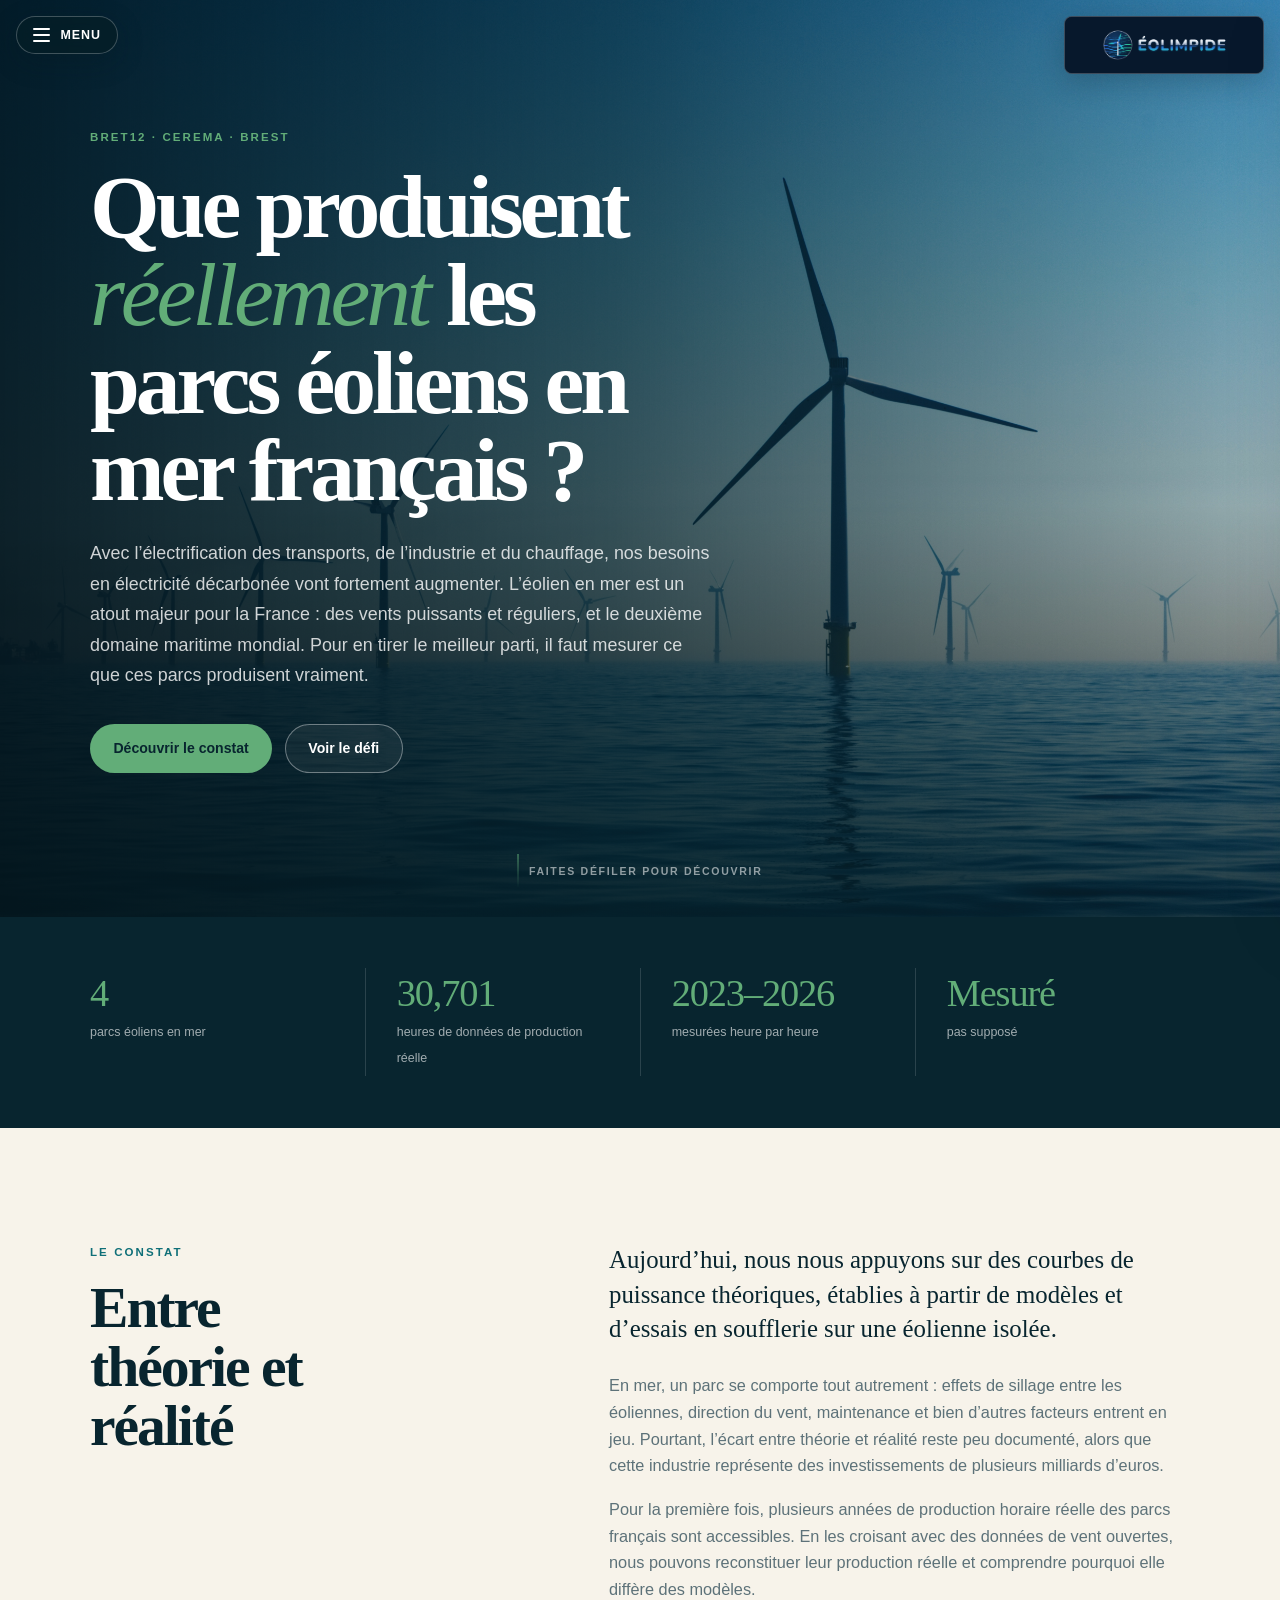
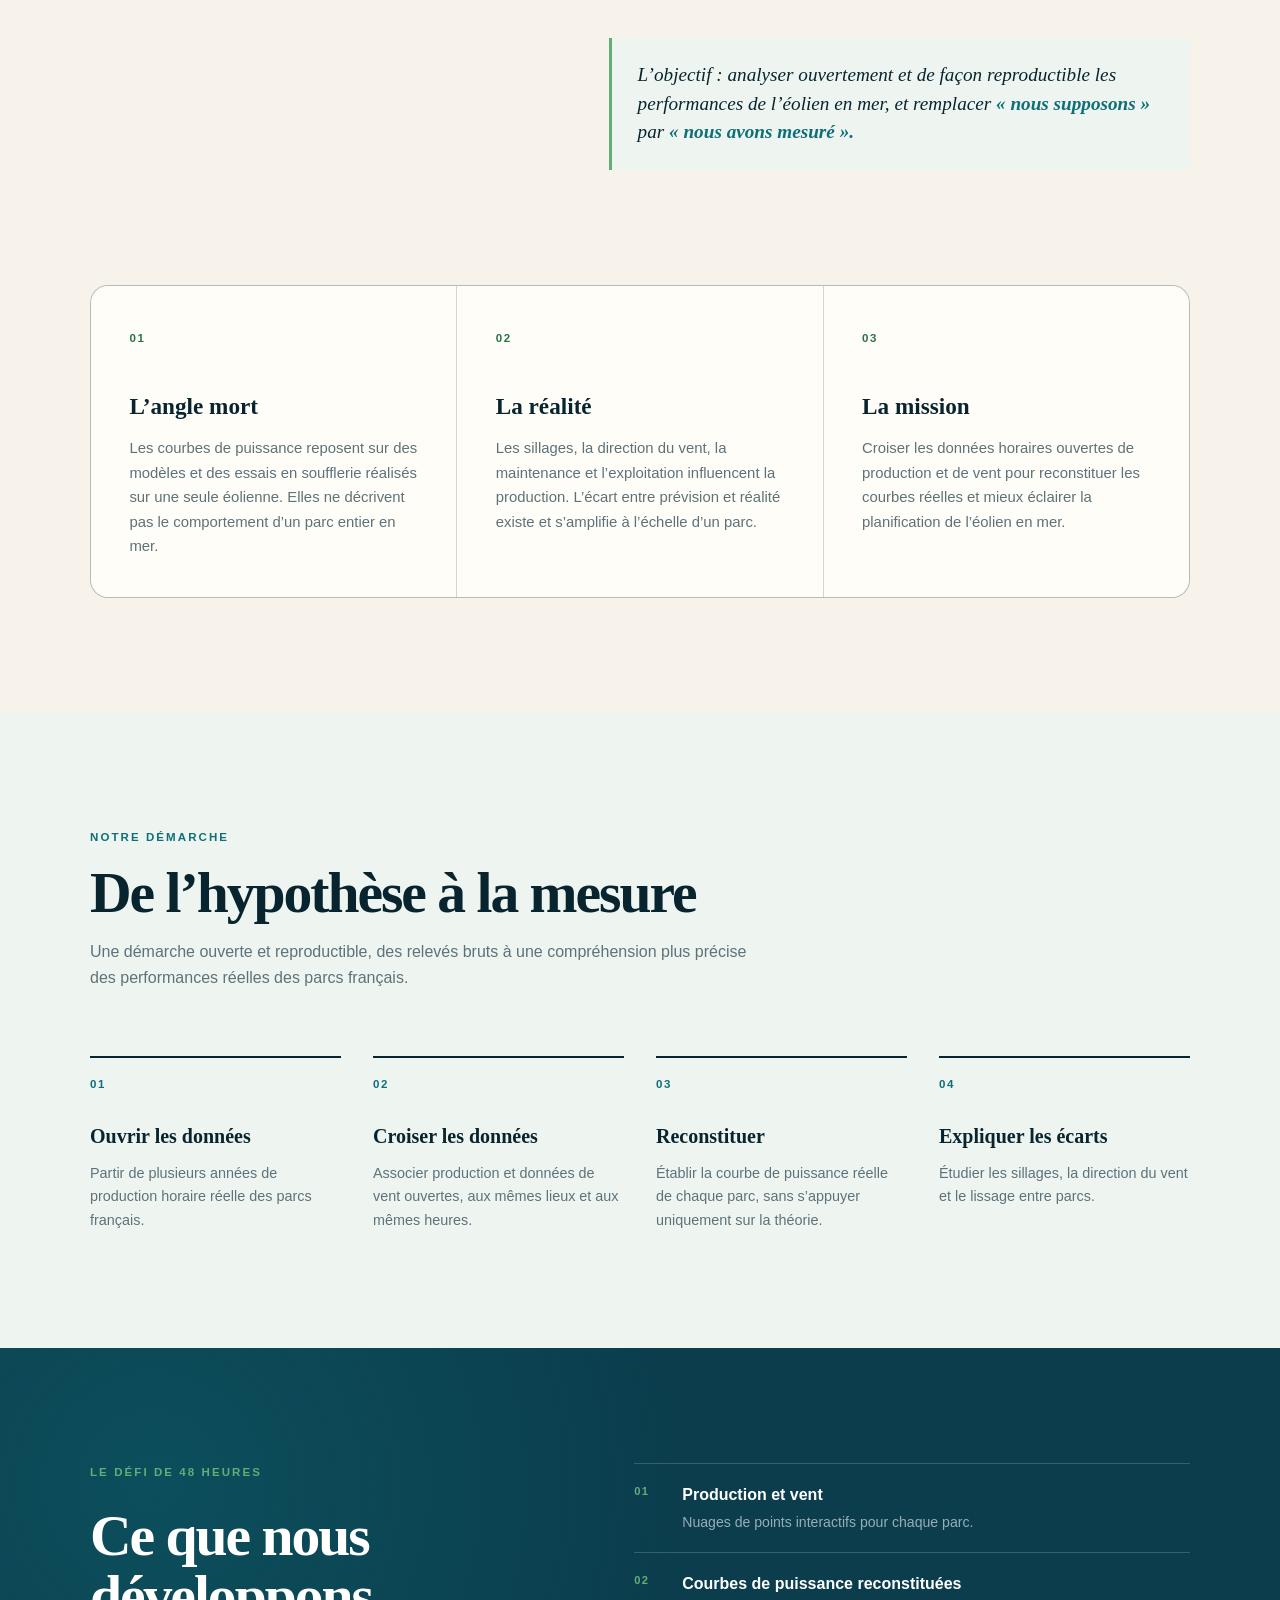
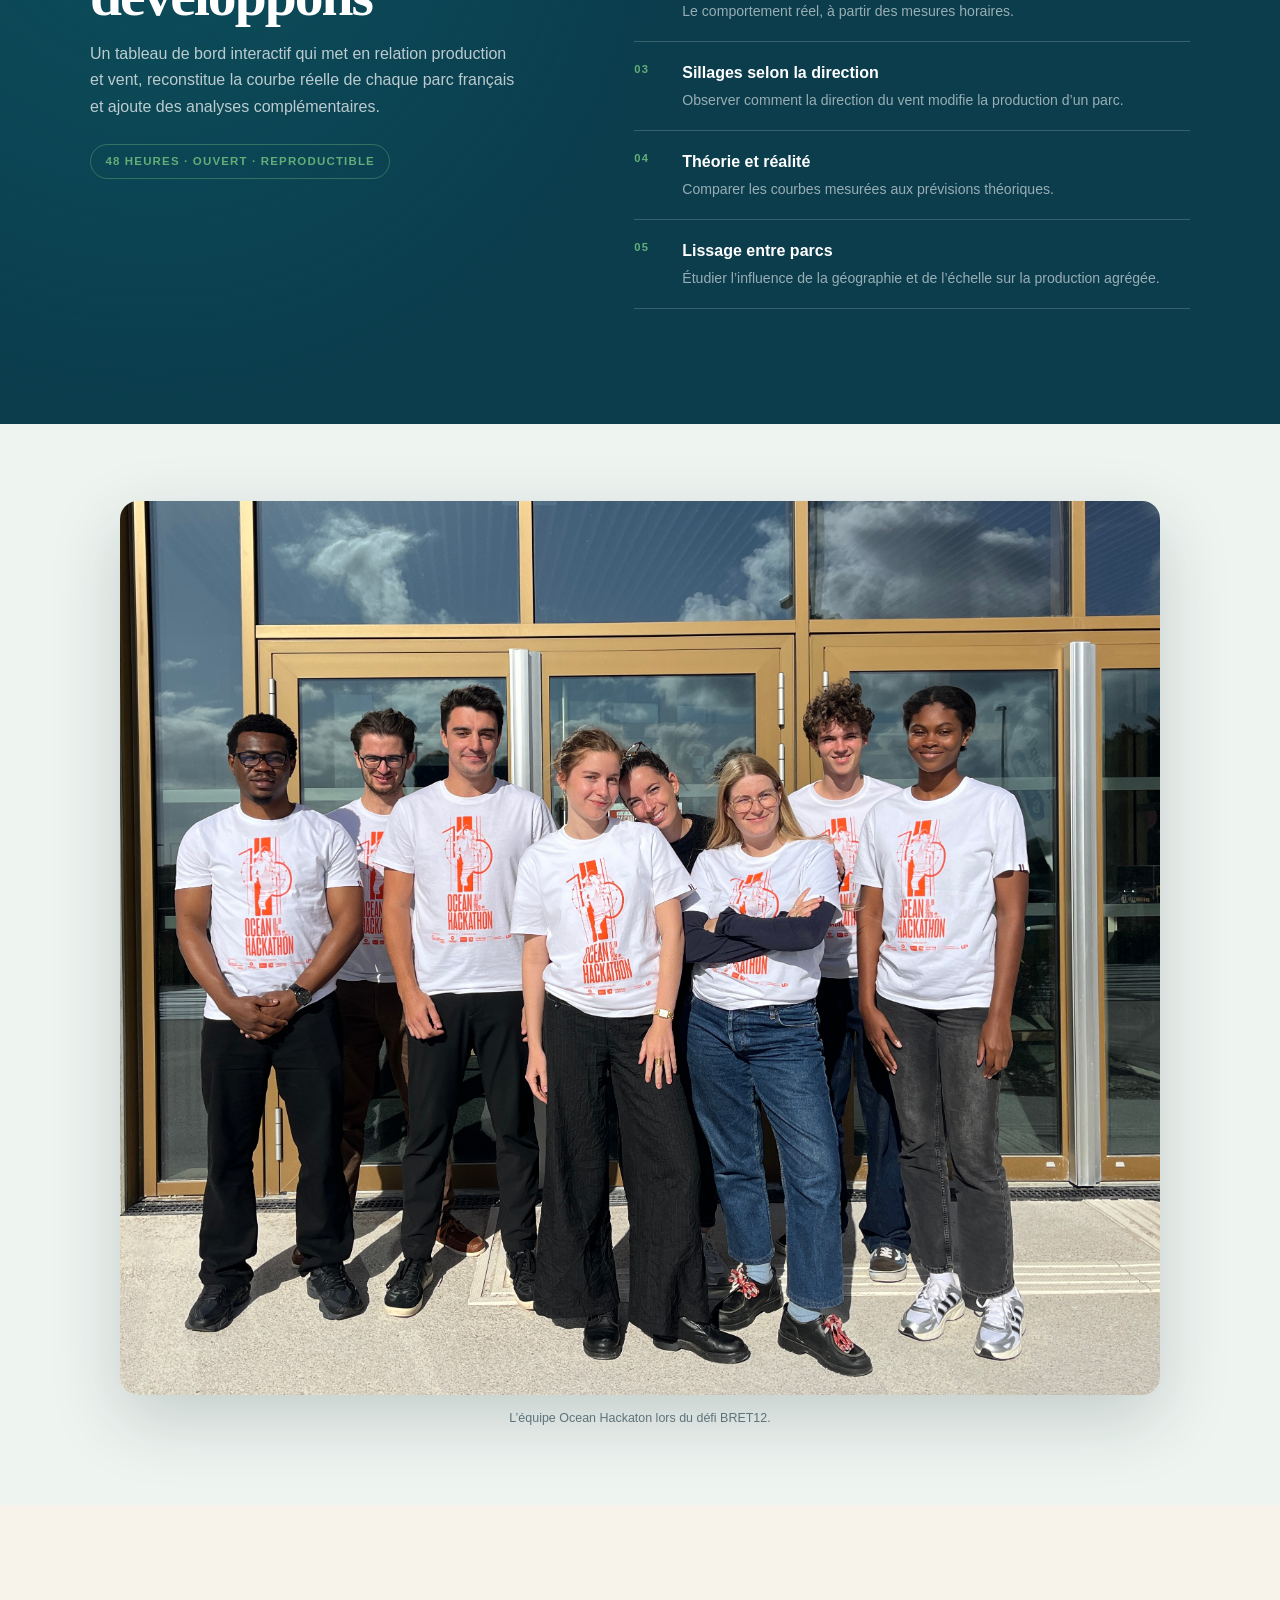
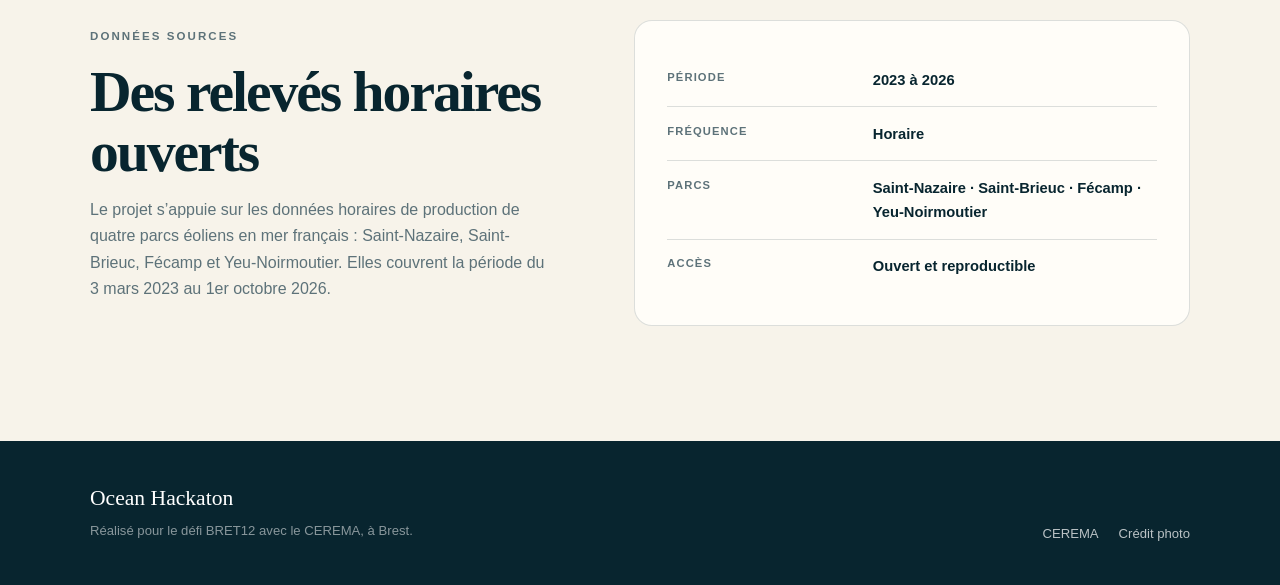
<file: webpage/index.html>
<!DOCTYPE html>
<html lang="fr">

<head>
  <meta charset="UTF-8">
  <meta name="viewport" content="width=device-width, initial-scale=1.0">
  <meta name="description"
    content="Ocean Hackaton — une exploration ouverte et reproductible des performances réelles des parcs éoliens en mer français.">
  <title>Ocean Hackaton — La production réelle de l’éolien en mer français</title>
  <link rel="stylesheet" href="styles.css">
</head>

<body>
  <a class="site-brand" href="index.html" aria-label="Accueil Ocean Hackaton">
    <img src="Images/mais%20combien%20produit%20un%20parc%20e%CC%81olien%20en%20mer%20.png" alt="Logo ÉOLIMPIDE">
  </a>
  <button class="panel-toggle" id="panelToggle" type="button" aria-controls="sidePanel" aria-expanded="false"
    aria-label="Ouvrir le menu du projet">
    <span class="panel-toggle__icon" aria-hidden="true">
      <span></span>
      <span></span>
      <span></span>
    </span>
    <span class="panel-toggle__text">Menu</span>
  </button>

  <div class="panel-overlay" id="panelOverlay" aria-hidden="true"></div>

  <aside class="side-panel" id="sidePanel" aria-label="Menu du projet" aria-hidden="true">
    <div class="side-panel__inner">
      <p class="eyebrow">BRET12 · CEREMA</p>
      <h2 class="side-panel__title">Ocean Hackaton</h2>
      <p class="side-panel__lead">Passer des hypothèses sur l’éolien en mer à des mesures réelles.</p>

      <nav class="side-nav" aria-label="Navigation sur cette page">
        <a href="#overview">Accueil</a>
        <a href="all4windfarms.html">Les quatre parcs</a>
        <a href="consumption.html">Couverture des communes</a>
        <a href="new-wind-farm.html">Nouveau parc éolien</a>
        <!-- <a href="saint-nazaire.html">Saint-Nazaire</a>
        <a href="saint-brieuc.html">Saint-Brieuc</a>
        <a href="fecamp.html">Fécamp</a>
        <a href="yeu-noirmoutier.html">Yeu-Noirmoutier</a> -->
        <a href="#story">Le constat</a>
        <a href="#approach">Notre démarche</a>
        <a href="#challenge">Le défi de 48 heures</a>
        <a href="#data">Données sources</a>
      </nav>

      <div class="side-panel__facts">
        <h3>Le projet en bref</h3>
        <dl>
          <div>
            <dt>Organisation</dt>
            <dd>CEREMA</dd>
          </div>
          <div>
            <dt>Lieu</dt>
            <dd>Brest, France</dd>
          </div>
          <div>
            <dt>Responsable du défi</dt>
            <dd>Matthieu Suire</dd>
          </div>
          <div>
            <dt>Thématiques</dt>
            <dd>Climat, énergie et aménagement du territoire</dd>
          </div>
          <div>
            <dt>Jeu de données</dt>
            <dd>30 701 relevés horaires pour quatre parcs éoliens en mer français, de 2023 à 2026</dd>
          </div>
        </dl>
      </div>

      <div class="side-panel__footer">
        <a href="https://www.cerema.fr/fr" target="_blank" rel="noreferrer">Visiter le CEREMA</a>
        <a href="https://unsplash.com/photos/white-electic-windmill-pONBhDyOFoM" target="_blank" rel="noreferrer">Photo :
          Nicholas Doherty</a>
      </div>
    </div>
  </aside>

  <main>
    <section class="hero" id="overview">
      <div class="hero__media" aria-hidden="true"></div>
      <div class="hero__content reveal">
        <p class="eyebrow eyebrow--light">BRET12 · CEREMA · Brest</p>
        <h1>Que produisent <em>réellement</em> les parcs éoliens en mer français ?</h1>
        <p class="hero__lead">
          Avec l’électrification des transports, de l’industrie et du chauffage, nos besoins en
          électricité décarbonée vont fortement augmenter. L’éolien en mer est un atout majeur
          pour la France : des vents puissants et réguliers, et le deuxième domaine maritime
          mondial. Pour en tirer le meilleur parti, il faut mesurer ce que ces parcs produisent vraiment.
        </p>
        <div class="hero__actions">
          <a class="button button--primary" href="#story">Découvrir le constat</a>
          <a class="button button--ghost" href="#challenge">Voir le défi</a>
        </div>
      </div>
      <div class="hero__scroll" aria-hidden="true">
        <span></span>
        Faites défiler pour découvrir
      </div>
    </section>

    <section class="stats" aria-label="Le projet en un coup d’œil">
      <div class="container stats__grid">
        <div class="stat reveal">
          <strong>4</strong>
          <span>parcs éoliens en mer</span>
        </div>
        <div class="stat reveal">
          <strong>30,701</strong>
          <span>heures de données de production réelle</span>
        </div>
        <div class="stat reveal">
          <strong>2023–2026</strong>
          <span>mesurées heure par heure</span>
        </div>
        <div class="stat reveal">
          <strong>Mesuré</strong>
          <span>pas supposé</span>
        </div>
      </div>
    </section>

    <section class="section story" id="story">
      <div class="container story__grid">
        <div class="story__intro reveal">
          <p class="eyebrow">Le constat</p>
          <h2>Entre théorie et réalité</h2>
        </div>
        <div class="story__copy reveal">
          <p class="story__lead">
            Aujourd’hui, nous nous appuyons sur des courbes de puissance théoriques, établies à
            partir de modèles et d’essais en soufflerie sur une éolienne isolée.
          </p>
          <p>
            En mer, un parc se comporte tout autrement : effets de sillage entre les éoliennes,
            direction du vent, maintenance et bien d’autres facteurs entrent en jeu. Pourtant,
            l’écart entre théorie et réalité reste peu documenté, alors que cette industrie
            représente des investissements de plusieurs milliards d’euros.
          </p>
          <p>
            Pour la première fois, plusieurs années de production horaire réelle des parcs français
            sont accessibles. En les croisant avec des données de vent ouvertes, nous pouvons
            reconstituer leur production réelle et comprendre pourquoi elle diffère des modèles.
          </p>
          <blockquote>
            L’objectif : analyser ouvertement et de façon reproductible les performances de l’éolien
            en mer, et remplacer <strong>« nous supposons »</strong> par <strong>« nous avons mesuré ».</strong>
          </blockquote>
        </div>
      </div>
    </section>

    <section class="section cards-section" aria-label="Pourquoi c’est important">
      <div class="container">
        <div class="card-grid">
          <article class="card reveal">
            <span class="card__number">01</span>
            <h3>L’angle mort</h3>
            <p>
              Les courbes de puissance reposent sur des modèles et des essais en soufflerie
              réalisés sur une seule éolienne. Elles ne décrivent pas le comportement d’un parc entier en mer.
            </p>
          </article>
          <article class="card reveal">
            <span class="card__number">02</span>
            <h3>La réalité</h3>
            <p>
              Les sillages, la direction du vent, la maintenance et l’exploitation influencent la
              production. L’écart entre prévision et réalité existe et s’amplifie à l’échelle d’un parc.
            </p>
          </article>
          <article class="card reveal">
            <span class="card__number">03</span>
            <h3>La mission</h3>
            <p>
              Croiser les données horaires ouvertes de production et de vent pour reconstituer les
              courbes réelles et mieux éclairer la planification de l’éolien en mer.
            </p>
          </article>
        </div>
      </div>
    </section>

    <section class="section approach" id="approach">
      <div class="container">
        <div class="section-heading reveal">
          <p class="eyebrow">Notre démarche</p>
          <h2>De l’hypothèse à la mesure</h2>
          <p>
            Une démarche ouverte et reproductible, des relevés bruts à une compréhension plus
            précise des performances réelles des parcs français.
          </p>
        </div>
        <ol class="steps">
          <li class="step reveal">
            <span class="step__index">01</span>
            <div>
              <h3>Ouvrir les données</h3>
              <p>Partir de plusieurs années de production horaire réelle des parcs français.</p>
            </div>
          </li>
          <li class="step reveal">
            <span class="step__index">02</span>
            <div>
              <h3>Croiser les données</h3>
              <p>Associer production et données de vent ouvertes, aux mêmes lieux et aux mêmes heures.</p>
            </div>
          </li>
          <li class="step reveal">
            <span class="step__index">03</span>
            <div>
              <h3>Reconstituer</h3>
              <p>Établir la courbe de puissance réelle de chaque parc, sans s’appuyer uniquement sur la théorie.</p>
            </div>
          </li>
          <li class="step reveal">
            <span class="step__index">04</span>
            <div>
              <h3>Expliquer les écarts</h3>
              <p>Étudier les sillages, la direction du vent et le lissage entre parcs.</p>
            </div>
          </li>
        </ol>
      </div>
    </section>

    <section class="section challenge" id="challenge">
      <div class="container challenge__grid">
        <div class="challenge__intro reveal">
          <p class="eyebrow eyebrow--light">Le défi de 48 heures</p>
          <h2>Ce que nous développons</h2>
          <p>
            Un tableau de bord interactif qui met en relation production et vent, reconstitue la
            courbe réelle de chaque parc français et ajoute des analyses complémentaires.
          </p>
          <span class="badge">48 heures · ouvert · reproductible</span>
        </div>
        <ul class="challenge__list reveal">
          <li>
            <span>01</span>
            <div>
              <h3>Production et vent</h3>
              <p>Nuages de points interactifs pour chaque parc.</p>
            </div>
          </li>
          <li>
            <span>02</span>
            <div>
              <h3>Courbes de puissance reconstituées</h3>
              <p>Le comportement réel, à partir des mesures horaires.</p>
            </div>
          </li>
          <li>
            <span>03</span>
            <div>
              <h3>Sillages selon la direction</h3>
              <p>Observer comment la direction du vent modifie la production d’un parc.</p>
            </div>
          </li>
          <li>
            <span>04</span>
            <div>
              <h3>Théorie et réalité</h3>
              <p>Comparer les courbes mesurées aux prévisions théoriques.</p>
            </div>
          </li>
          <li>
            <span>05</span>
            <div>
              <h3>Lissage entre parcs</h3>
              <p>Étudier l’influence de la géographie et de l’échelle sur la production agrégée.</p>
            </div>
          </li>
        </ul>
      </div>
    </section>

    <section class="team-photo-section" aria-label="Équipe du projet">
      <div class="container">
        <figure class="team-photo">
          <img
            src="Images/PHOTO%20GROUPE.jpg"
            alt="L’équipe d’Ocean Hackaton réunie devant un bâtiment vitré"
            loading="lazy"
            decoding="async"
          >
          <figcaption>L’équipe Ocean Hackaton lors du défi BRET12.</figcaption>
        </figure>
      </div>
    </section>

    <section class="section data" id="data">
      <div class="container data__grid">
        <div class="reveal">
          <p class="eyebrow">Données sources</p>
          <h2>Des relevés horaires ouverts</h2>
          <p>
            Le projet s’appuie sur les données horaires de production de quatre parcs éoliens en
            mer français : Saint-Nazaire, Saint-Brieuc, Fécamp et Yeu-Noirmoutier. Elles couvrent
            la période du 3 mars 2023 au 1er octobre 2026.
          </p>
        </div>
        <div class="data__panel reveal">
          <div>
            <span class="data__label">Période</span>
            <strong>2023 à 2026</strong>
          </div>
          <div>
            <span class="data__label">Fréquence</span>
            <strong>Horaire</strong>
          </div>
          <div>
            <span class="data__label">Parcs</span>
            <strong>Saint-Nazaire · Saint-Brieuc · Fécamp · Yeu-Noirmoutier</strong>
          </div>
          <div>
            <span class="data__label">Accès</span>
            <strong>Ouvert et reproductible</strong>
          </div>
        </div>
      </div>
    </section>
  </main>

  <footer class="footer">
    <div class="container footer__inner">
      <div>
        <p class="footer__brand">Ocean Hackaton</p>
        <p>Réalisé pour le défi BRET12 avec le CEREMA, à Brest.</p>
      </div>
      <div class="footer__links">
        <a href="https://www.cerema.fr/fr" target="_blank" rel="noreferrer">CEREMA</a>
        <a href="https://unsplash.com/photos/white-electic-windmill-pONBhDyOFoM" target="_blank" rel="noreferrer">Crédit photo</a>
      </div>
    </div>
  </footer>

  <script src="script.js"></script>
</body>

</html>
</file>
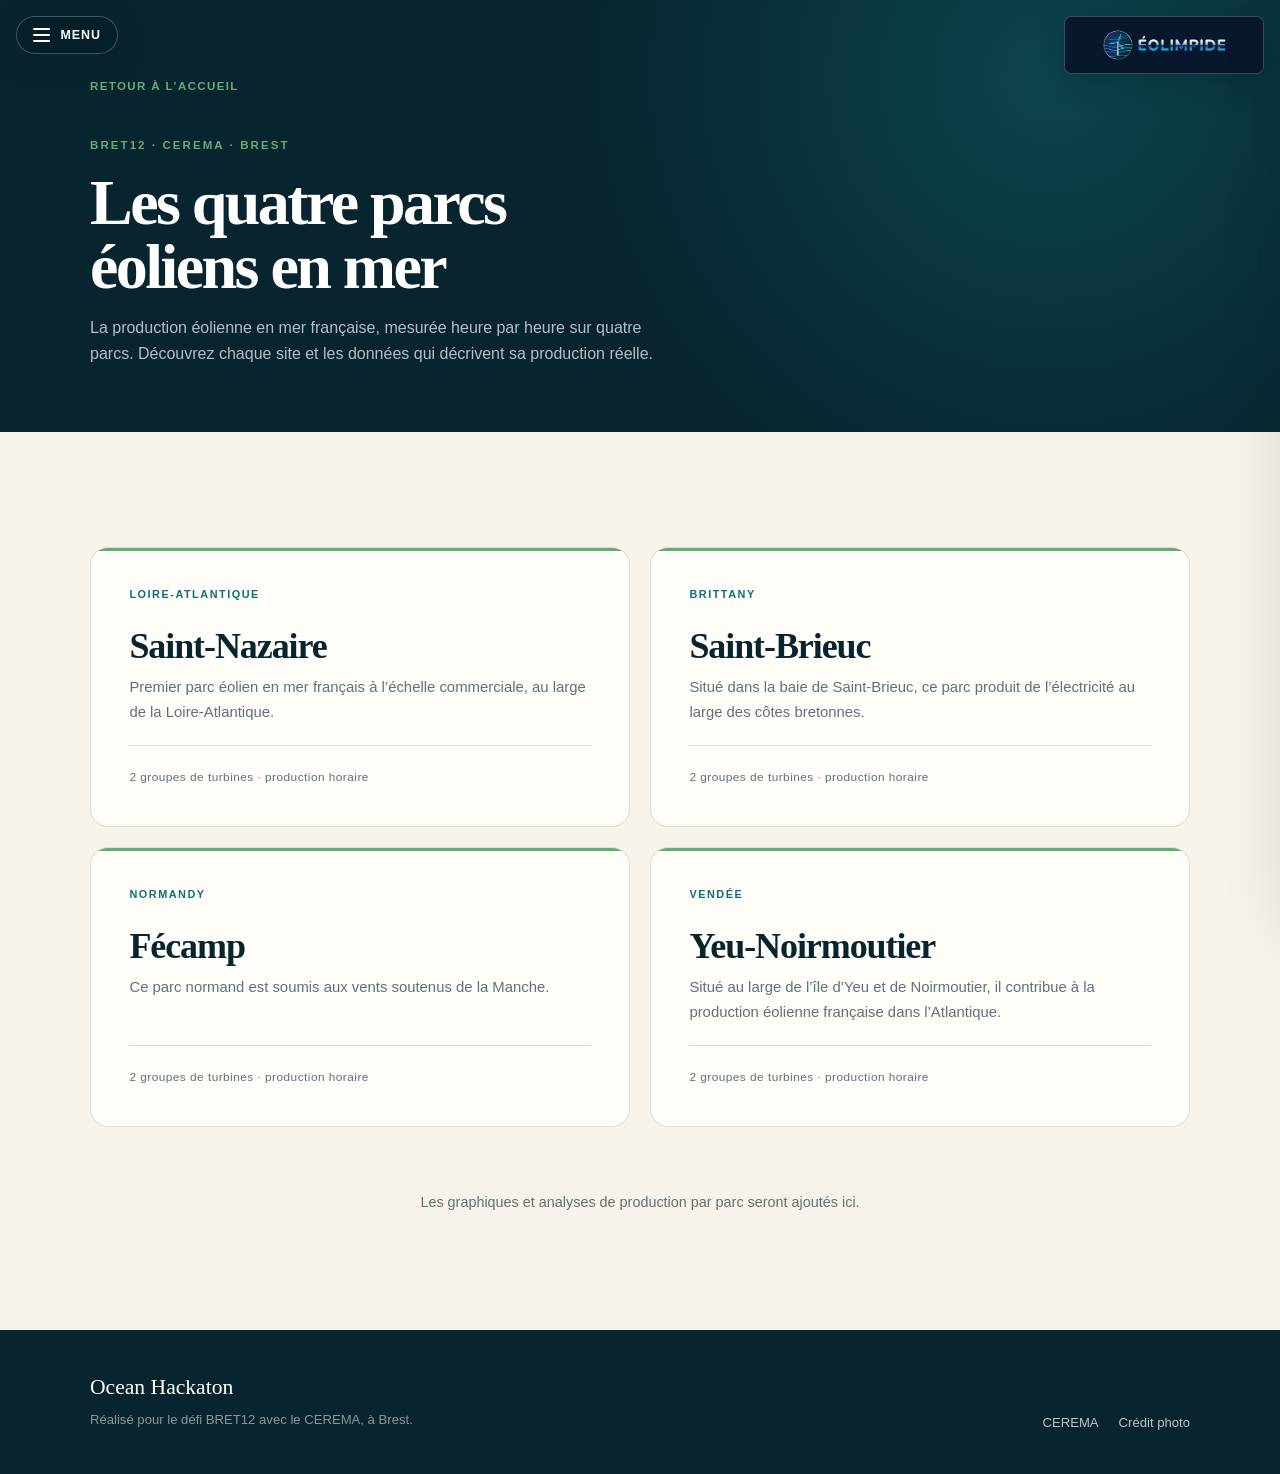
<file: webpage/all4windfarms.html>
<!DOCTYPE html>
<html lang="fr">

<head>
  <meta charset="UTF-8">
  <meta name="viewport" content="width=device-width, initial-scale=1.0">
  <meta name="description"
    content="Découvrez les quatre parcs éoliens en mer français : Saint-Nazaire, Saint-Brieuc, Fécamp et Yeu-Noirmoutier.">
  <title>Les quatre parcs éoliens — Ocean Hackaton</title>
  <link rel="stylesheet" href="styles.css">
</head>

<body>
  <a class="site-brand" href="index.html" aria-label="Accueil Ocean Hackaton">
    <img src="Images/mais%20combien%20produit%20un%20parc%20e%CC%81olien%20en%20mer%20.png" alt="Logo ÉOLIMPIDE">
  </a>
  <button class="panel-toggle" id="panelToggle" type="button" aria-controls="sidePanel" aria-expanded="false"
    aria-label="Ouvrir le menu du projet">
    <span class="panel-toggle__icon" aria-hidden="true">
      <span></span>
      <span></span>
      <span></span>
    </span>
    <span class="panel-toggle__text">Menu</span>
  </button>

  <div class="panel-overlay" id="panelOverlay" aria-hidden="true"></div>

  <aside class="side-panel" id="sidePanel" aria-label="Menu du projet" aria-hidden="true">
    <div class="side-panel__inner">
      <p class="eyebrow">BRET12 · CEREMA</p>
      <h2 class="side-panel__title">Ocean Hackaton</h2>
      <p class="side-panel__lead">Passer des hypothèses sur l’éolien en mer à des mesures réelles.</p>

      <nav class="side-nav" aria-label="Navigation du site">
        <a href="index.html">Accueil</a>
        <a href="all4windfarms.html" aria-current="page">Les quatre parcs</a>
        <a href="consumption.html">Couverture des communes</a>
        <a href="new-wind-farm.html">Nouveau parc éolien</a>
        <!-- <a href="saint-nazaire.html">Saint-Nazaire</a>
        <a href="saint-brieuc.html">Saint-Brieuc</a>
        <a href="fecamp.html">Fécamp</a>
        <a href="yeu-noirmoutier.html">Yeu-Noirmoutier</a> -->
        <a href="index.html#story">Le constat</a>
        <a href="index.html#approach">Notre démarche</a>
        <a href="index.html#challenge">Le défi de 48 heures</a>
        <a href="index.html#data">Données sources</a>
      </nav>

      <div class="side-panel__facts">
        <h3>Le projet en bref</h3>
        <dl>
          <div>
            <dt>Organisation</dt>
            <dd>CEREMA</dd>
          </div>
          <div>
            <dt>Lieu</dt>
            <dd>Brest, France</dd>
          </div>
          <div>
            <dt>Responsable du défi</dt>
            <dd>Matthieu Suire</dd>
          </div>
          <div>
            <dt>Thématiques</dt>
            <dd>Climat, énergie et aménagement du territoire</dd>
          </div>
          <div>
            <dt>Jeu de données</dt>
            <dd>30 701 relevés horaires pour quatre parcs éoliens en mer français, de 2023 à 2026</dd>
          </div>
        </dl>
      </div>

      <div class="side-panel__footer">
        <a href="https://www.cerema.fr/fr" target="_blank" rel="noreferrer">Visiter le CEREMA</a>
        <a href="https://unsplash.com/photos/white-electic-windmill-pONBhDyOFoM" target="_blank" rel="noreferrer">Photo :
          Nicholas Doherty</a>
      </div>
    </div>
  </aside>

  <main>
    <section class="subpage-head">
      <div class="container">
        <a class="back-link" href="index.html">Retour à l’accueil</a>
        <p class="eyebrow eyebrow--light">BRET12 · CEREMA · Brest</p>
        <h1>Les quatre parcs éoliens en mer</h1>
        <p>
          La production éolienne en mer française, mesurée heure par heure sur quatre parcs.
          Découvrez chaque site et les données qui décrivent sa production réelle.
        </p>
      </div>
    </section>

    <section class="section">
      <div class="container">
        <div class="farm-grid">
          <a class="farm-card reveal" href="saint-nazaire.html">
            <span class="farm-card__tag">Loire-Atlantique</span>
            <h2>Saint-Nazaire</h2>
            <p>
              Premier parc éolien en mer français à l’échelle commerciale, au large de la
              Loire-Atlantique.
            </p>
            <span class="farm-card__meta">2 groupes de turbines · production horaire</span>
          </a>

          <a class="farm-card reveal" href="saint-brieuc.html">
            <span class="farm-card__tag">Brittany</span>
            <h2>Saint-Brieuc</h2>
            <p>
              Situé dans la baie de Saint-Brieuc, ce parc produit de l’électricité au large
              des côtes bretonnes.
            </p>
            <span class="farm-card__meta">2 groupes de turbines · production horaire</span>
          </a>

          <a class="farm-card reveal" href="fecamp.html">
            <span class="farm-card__tag">Normandy</span>
            <h2>Fécamp</h2>
            <p>
              Ce parc normand est soumis aux vents soutenus de la Manche.
            </p>
            <span class="farm-card__meta">2 groupes de turbines · production horaire</span>
          </a>

          <a class="farm-card reveal" href="yeu-noirmoutier.html">
            <span class="farm-card__tag">Vendée</span>
            <h2>Yeu-Noirmoutier</h2>
            <p>
              Situé au large de l’île d’Yeu et de Noirmoutier, il contribue à la production
              éolienne française dans l’Atlantique.
            </p>
            <span class="farm-card__meta">2 groupes de turbines · production horaire</span>
          </a>
        </div>

        <p class="page-note reveal">
          Les graphiques et analyses de production par parc seront ajoutés ici.
        </p>
      </div>
    </section>
  </main>

  <footer class="footer">
    <div class="container footer__inner">
      <div>
        <p class="footer__brand">Ocean Hackaton</p>
        <p>Réalisé pour le défi BRET12 avec le CEREMA, à Brest.</p>
      </div>
      <div class="footer__links">
        <a href="https://www.cerema.fr/fr" target="_blank" rel="noreferrer">CEREMA</a>
        <a href="https://unsplash.com/photos/white-electic-windmill-pONBhDyOFoM" target="_blank"         rel="noreferrer">Crédit photo</a>
      </div>
    </div>
  </footer>

  <script src="script.js"></script>
</body>

</html>
</file>
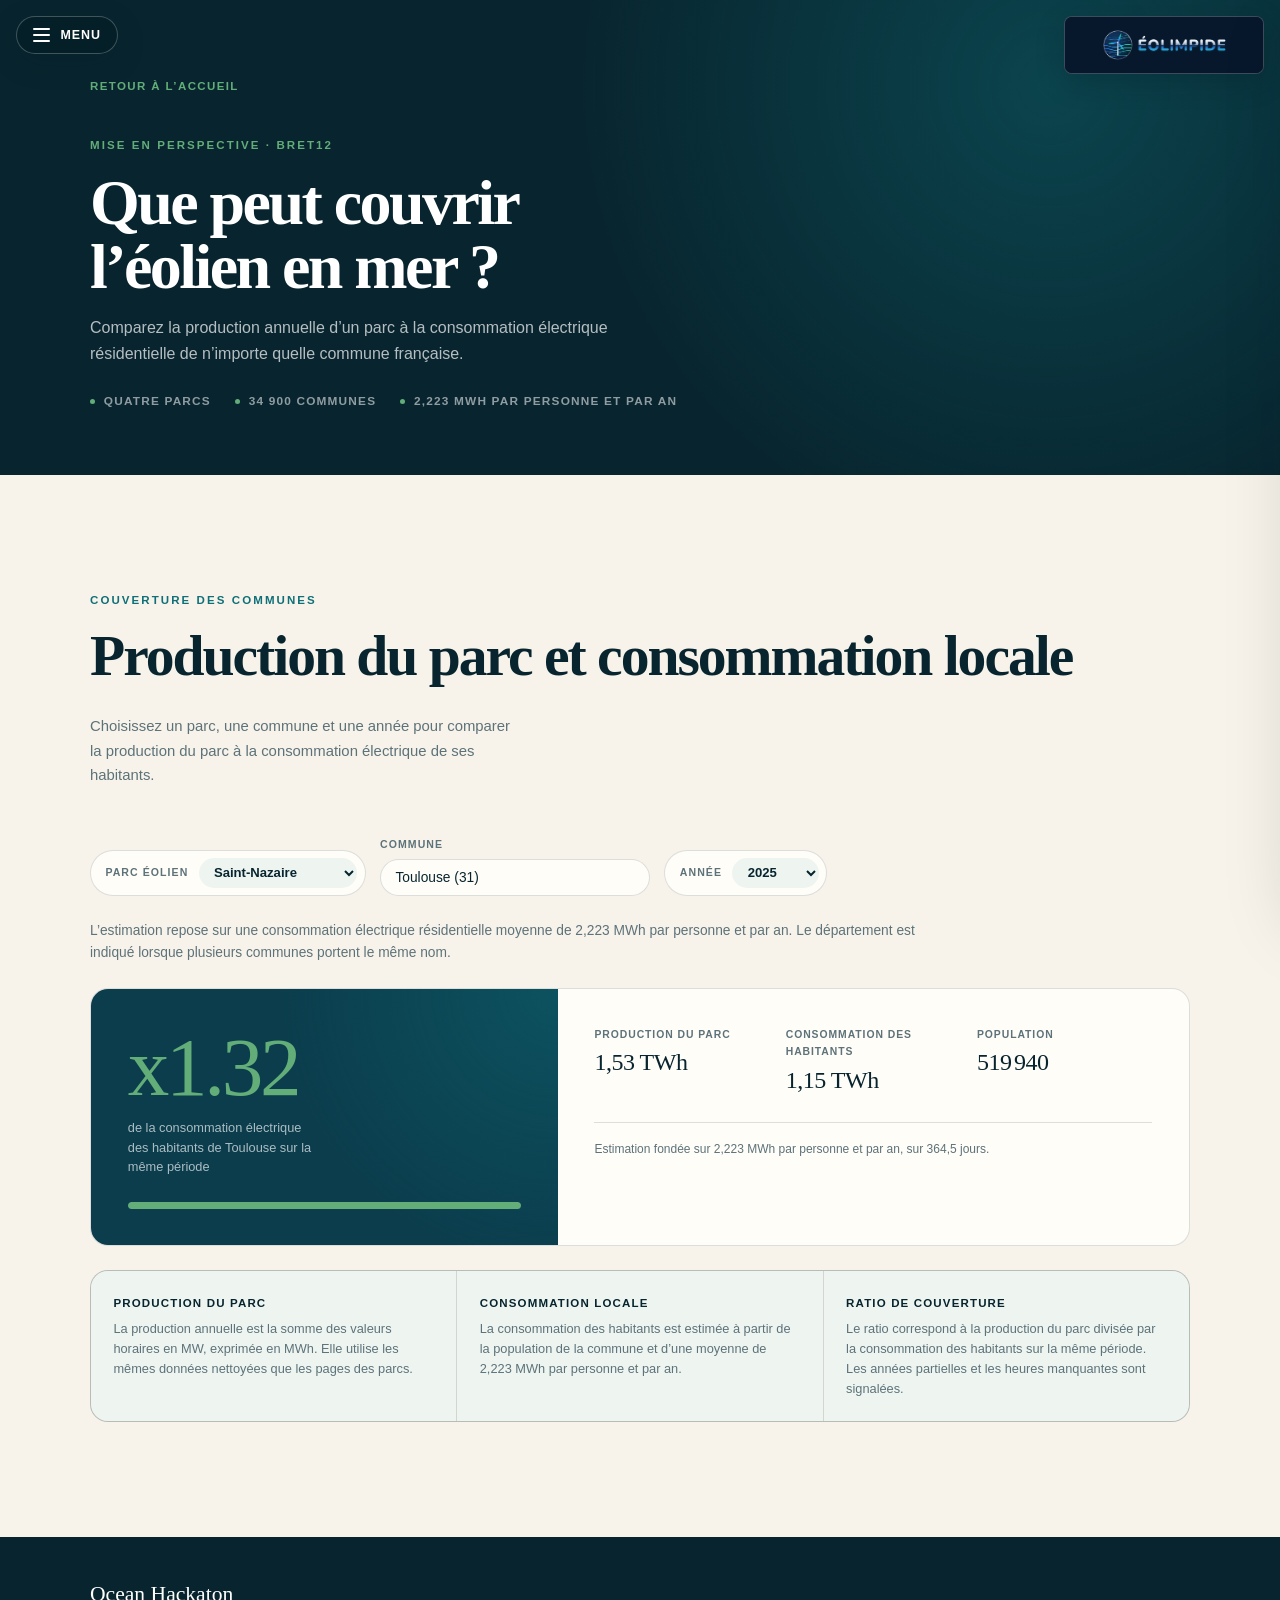
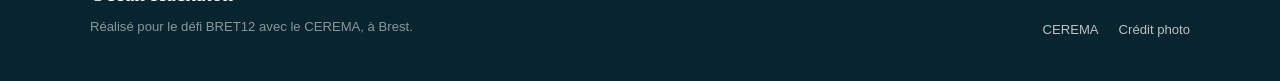
<file: webpage/consumption.html>
<!DOCTYPE html>
<html lang="fr">
<head>
  <meta charset="UTF-8">
  <meta name="viewport" content="width=device-width, initial-scale=1.0">
  <meta name="description" content="Comparez la production éolienne en mer française à la consommation électrique résidentielle d’une commune.">
  <title>Couverture des communes — Ocean Hackaton</title>
  <link rel="stylesheet" href="styles.css">
  <link rel="stylesheet" href="farm.css">
</head>
<body>
  <a class="site-brand" href="index.html" aria-label="Accueil Ocean Hackaton">
    <img src="Images/mais%20combien%20produit%20un%20parc%20e%CC%81olien%20en%20mer%20.png" alt="Logo ÉOLIMPIDE">
  </a>
  <button class="panel-toggle" id="panelToggle" type="button" aria-controls="sidePanel" aria-expanded="false"   aria-label="Ouvrir le menu du projet">
    <span class="panel-toggle__icon" aria-hidden="true">
      <span></span>
      <span></span>
      <span></span>
    </span>
    <span class="panel-toggle__text">Menu</span>
  </button>

  <div class="panel-overlay" id="panelOverlay" aria-hidden="true"></div>

  <aside class="side-panel" id="sidePanel" aria-label="Menu du projet" aria-hidden="true">
    <div class="side-panel__inner">
      <p class="eyebrow">BRET12 · CEREMA</p>
      <h2 class="side-panel__title">Ocean Hackaton</h2>
      <p class="side-panel__lead">Passer des hypothèses sur l’éolien en mer à des mesures réelles.</p>

      <nav class="side-nav" aria-label="Navigation du site">
        <a href="index.html">Accueil</a>
        <a href="all4windfarms.html">Les quatre parcs</a>
        <a href="saint-nazaire.html">Saint-Nazaire</a>
        <a href="saint-brieuc.html">Saint-Brieuc</a>
        <a href="fecamp.html">Fécamp</a>
        <a href="yeu-noirmoutier.html">Yeu-Noirmoutier</a>
        <a href="consumption.html" aria-current="page">Couverture des communes</a>
        <a href="new-wind-farm.html">Nouveau parc éolien</a>
        <a href="index.html#story">Le constat</a>
        <a href="index.html#approach">Notre démarche</a>
        <a href="index.html#challenge">Le défi de 48 heures</a>
        <a href="index.html#data">Données sources</a>
      </nav>

      <div class="side-panel__facts">
        <h3>Le projet en bref</h3>
        <dl>
          <div>
            <dt>Organisation</dt>
            <dd>CEREMA</dd>
          </div>
          <div>
            <dt>Lieu</dt>
            <dd>Brest, France</dd>
          </div>
          <div>
            <dt>Responsable du défi</dt>
            <dd>Matthieu Suire</dd>
          </div>
          <div>
            <dt>Thématiques</dt>
            <dd>Climat, énergie et aménagement du territoire</dd>
          </div>
          <div>
            <dt>Jeu de données</dt>
            <dd>30 701 relevés horaires pour quatre parcs éoliens en mer français, de 2023 à 2026</dd>
          </div>
        </dl>
      </div>

      <div class="side-panel__footer">
        <a href="https://www.cerema.fr/fr" target="_blank" rel="noreferrer">Visiter le CEREMA</a>
        <a href="https://unsplash.com/photos/white-electic-windmill-pONBhDyOFoM" target="_blank" rel="noreferrer">Photo : Nicholas Doherty</a>
      </div>
    </div>
  </aside>

  <main>
    <section class="subpage-head">
      <div class="container">
        <a class="back-link" href="index.html">Retour à l’accueil</a>
        <p class="eyebrow eyebrow--light">Mise en perspective · BRET12</p>
        <h1>Que peut couvrir l’éolien en mer ?</h1>
        <p>
          Comparez la production annuelle d’un parc à la consommation électrique résidentielle
          de n’importe quelle commune française.
        </p>
        <div class="farm-meta">
          <span>Quatre parcs</span>
          <span>34 900 communes</span>
          <span>2,223 MWh par personne et par an</span>
        </div>
      </div>
    </section>

    <section class="section">
      <div class="container">
        <div class="analysis-head">
          <div>
            <p class="eyebrow">Couverture des communes</p>
            <h2>Production du parc et consommation locale</h2>
          </div>
          <p>
            Choisissez un parc, une commune et une année pour comparer la production du parc
            à la consommation électrique de ses habitants.
          </p>
        </div>

        <div class="consumption-controls">
          <label class="year-control" for="coverageFarm">
            <span>Parc éolien</span>
            <select id="coverageFarm"></select>
          </label>
          <div class="commune-control">
            <label class="control-label" for="communeSearch">Commune</label>
            <div class="commune-search">
              <input id="communeSearch" type="search" placeholder="Rechercher une commune" autocomplete="off" role="combobox" aria-autocomplete="list" aria-expanded="false" aria-controls="communeResults">
              <div class="commune-results" id="communeResults" role="listbox" hidden></div>
            </div>
          </div>
          <label class="year-control" for="coverageYear">
            <span>Année</span>
            <select id="coverageYear"></select>
          </label>
        </div>

        <p class="consumption-intro">
          L’estimation repose sur une consommation électrique résidentielle moyenne de
          2,223 MWh par personne et par an. Le département est indiqué lorsque plusieurs
          communes portent le même nom.
        </p>

        <div class="consumption-card">
          <div class="coverage-panel">
            <span class="coverage-value" id="coveragePercent">—</span>
            <span class="coverage-caption" id="coverageCaption">Choisissez une commune pour afficher le ratio</span>
            <div class="coverage-bar" aria-hidden="true"><span id="coverageBar"></span></div>
          </div>
          <div class="consumption-details">
            <div class="consumption-facts">
              <div>
                <span>Production du parc</span>
                <strong id="consumptionFarm">—</strong>
              </div>
              <div>
                <span>Consommation des habitants</span>
                <strong id="consumptionDemand">—</strong>
              </div>
              <div>
                <span>Population</span>
                <strong id="consumptionPopulation">—</strong>
              </div>
            </div>
            <p class="consumption-note" id="consumptionNote">
              Sélectionnez un parc, une commune et une année pour comparer la production à la demande locale.
            </p>
          </div>
        </div>

        <div class="method-strip">
          <article>
            <h3>Production du parc</h3>
            <p>
              La production annuelle est la somme des valeurs horaires en MW, exprimée en MWh.
              Elle utilise les mêmes données nettoyées que les pages des parcs.
            </p>
          </article>
          <article>
            <h3>Consommation locale</h3>
            <p>
              La consommation des habitants est estimée à partir de la population de la commune
              et d’une moyenne de 2,223 MWh par personne et par an.
            </p>
          </article>
          <article>
            <h3>Ratio de couverture</h3>
            <p>
              Le ratio correspond à la production du parc divisée par la consommation des
              habitants sur la même période. Les années partielles et les heures manquantes sont signalées.
            </p>
          </article>
        </div>
      </div>
    </section>
  </main>

  <footer class="footer">
    <div class="container footer__inner">
      <div>
        <p class="footer__brand">Ocean Hackaton</p>
        <p>Réalisé pour le défi BRET12 avec le CEREMA, à Brest.</p>
      </div>
      <div class="footer__links">
        <a href="https://www.cerema.fr/fr" target="_blank" rel="noreferrer">CEREMA</a>
        <a href="https://unsplash.com/photos/white-electic-windmill-pONBhDyOFoM" target="_blank" rel="noreferrer">Crédit photo</a>
      </div>
    </div>
  </footer>

  <script src="data/coverage.js"></script>
  <script src="data/communes.js"></script>
  <script src="script.js"></script>
  <script src="consumption.js"></script>
</body>
</html>
</file>
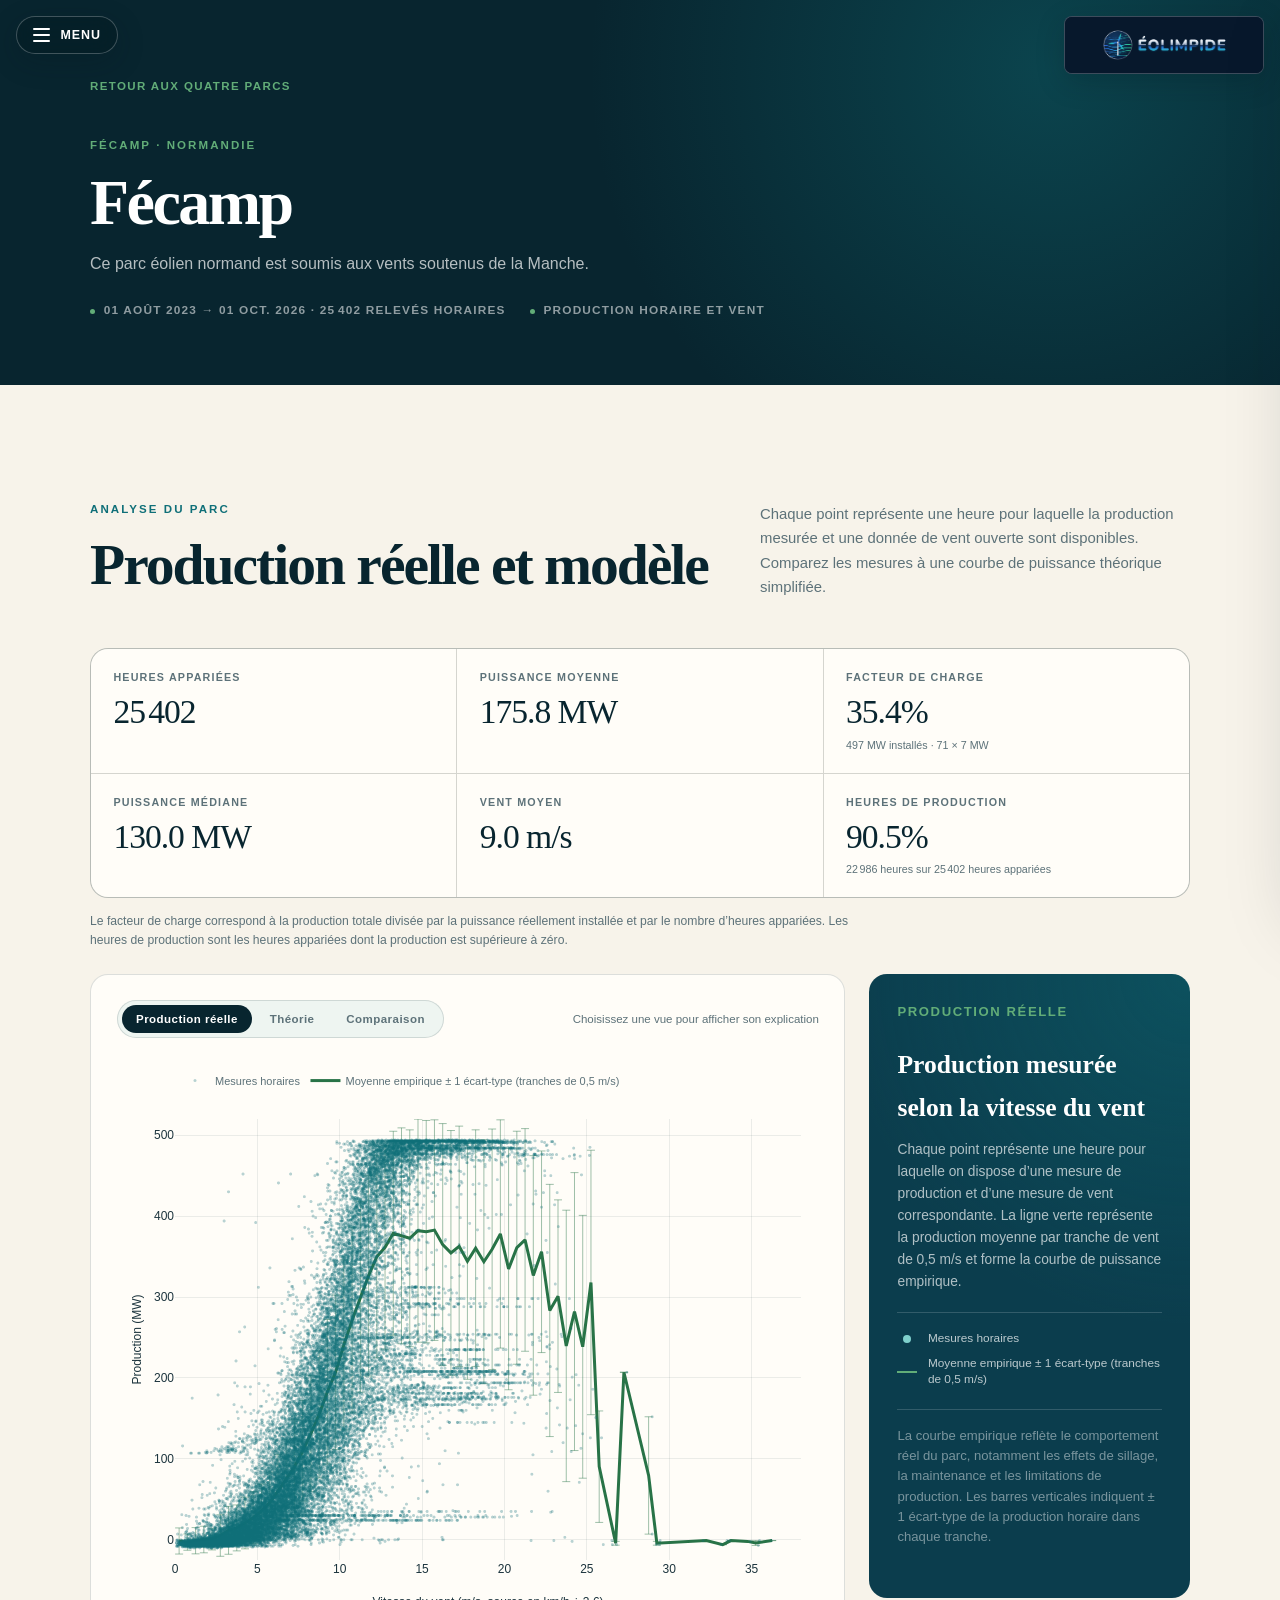
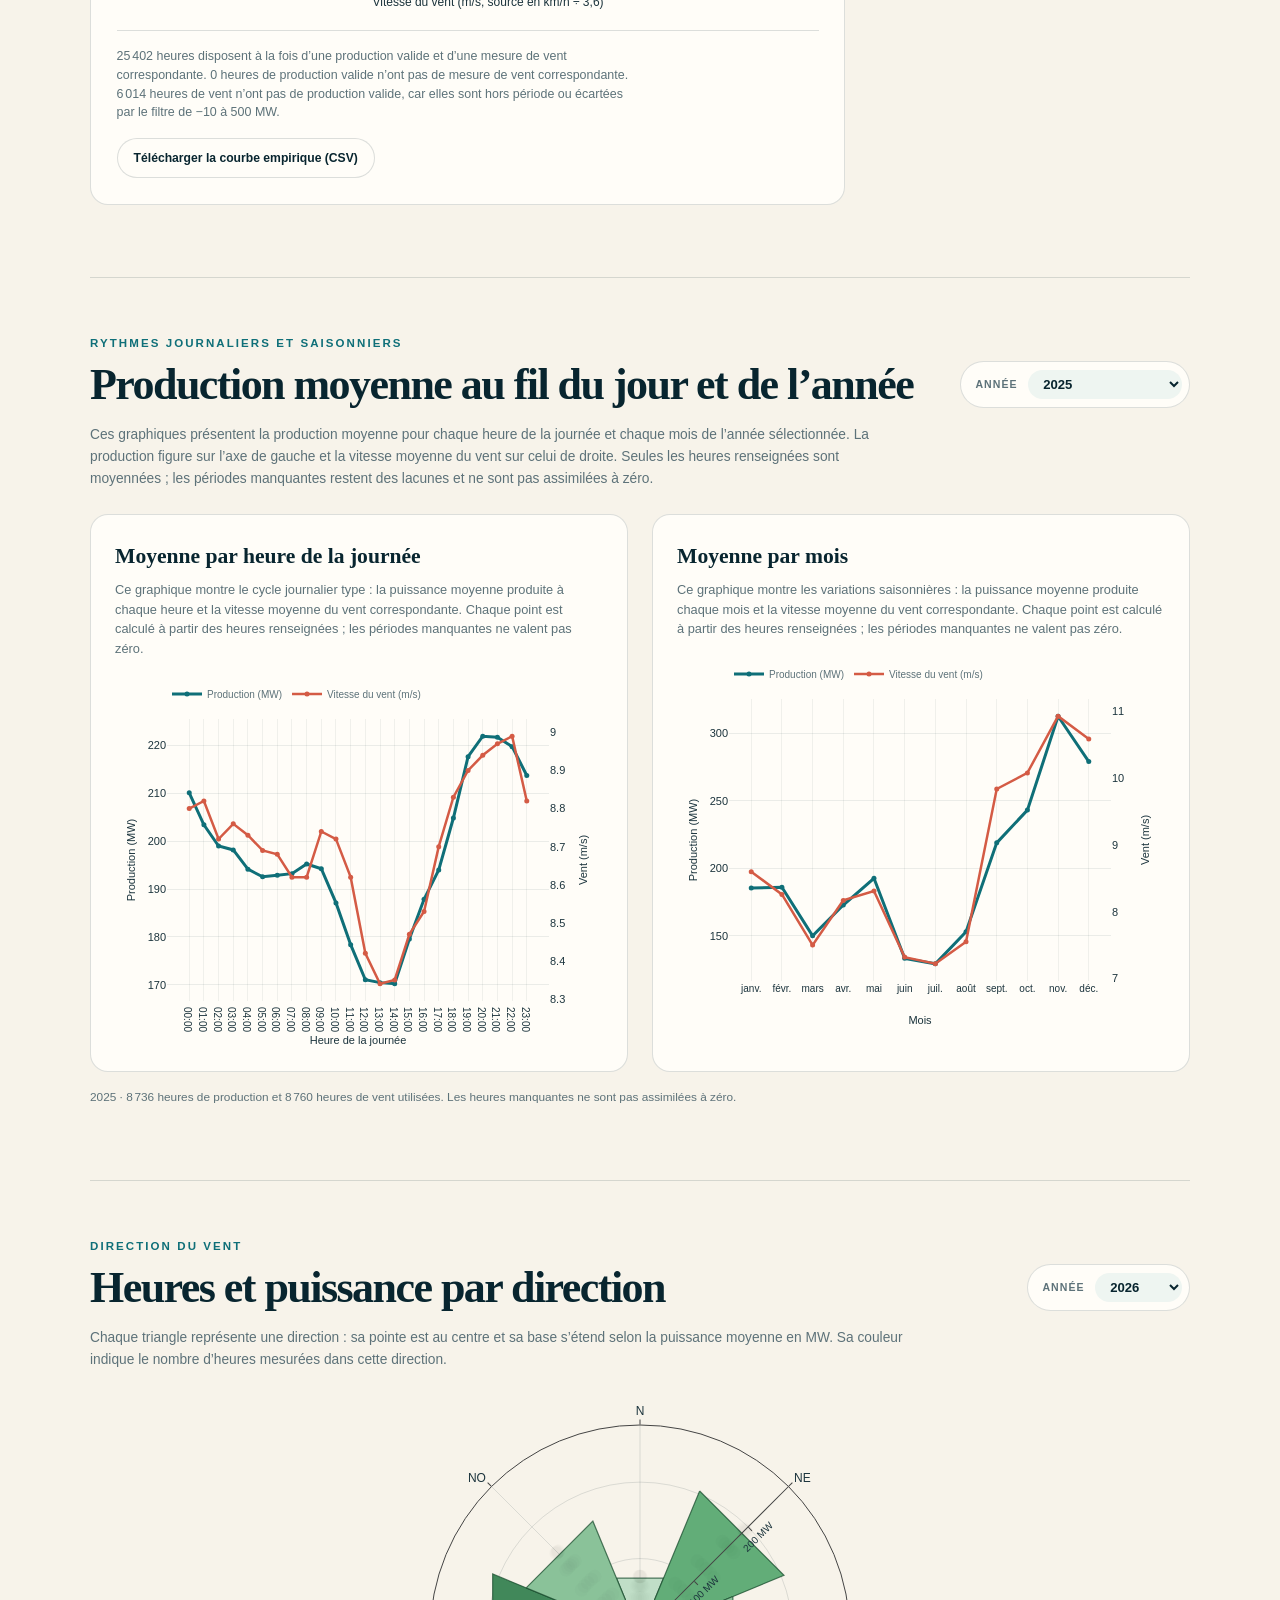
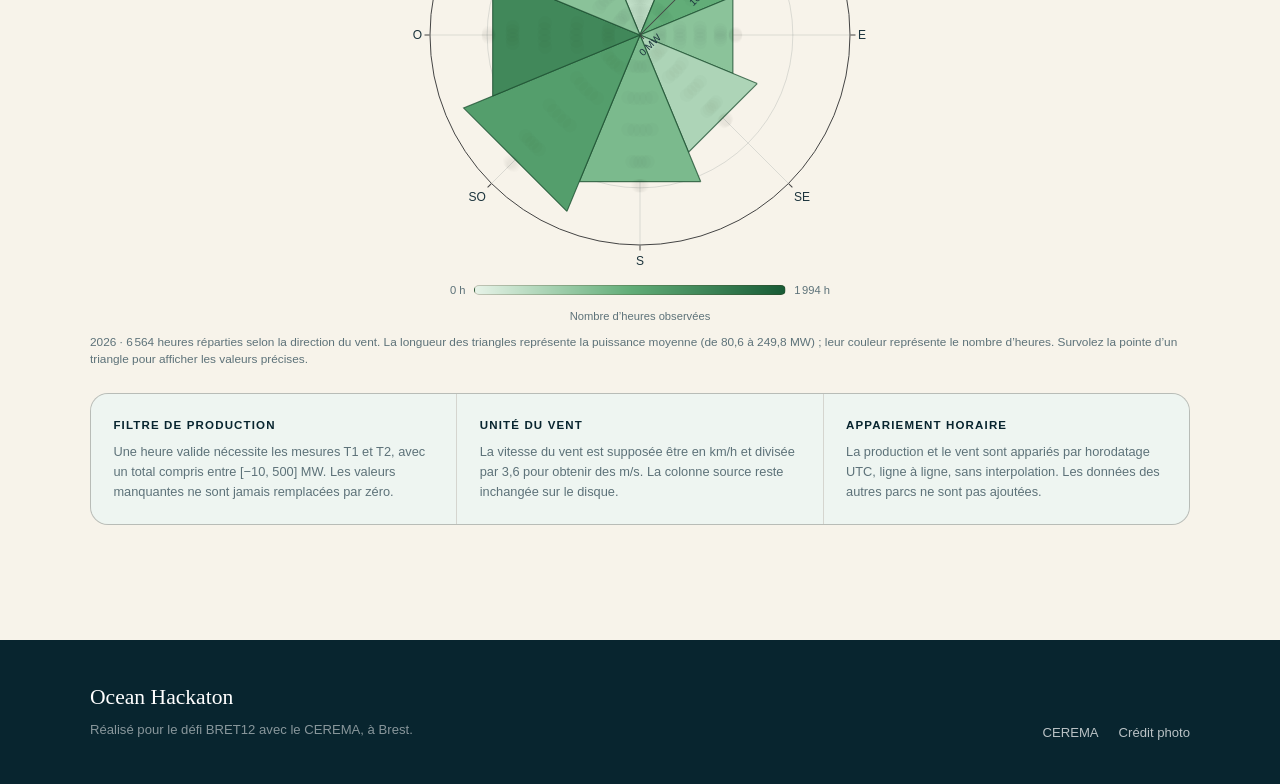
<file: webpage/fecamp.html>
<!DOCTYPE html>
<html lang="fr">
<head>
  <meta charset="UTF-8">
  <meta name="viewport" content="width=device-width, initial-scale=1.0">
  <meta name="description" content="Analyse du parc éolien en mer de Fécamp : production horaire selon la vitesse du vent et comparaison à une courbe théorique.">
  <title>Fécamp — Ocean Hackaton</title>
  <link rel="stylesheet" href="styles.css">
  <link rel="stylesheet" href="farm.css">
</head>
<body>
  <a class="site-brand" href="index.html" aria-label="Accueil Ocean Hackaton">
    <img src="Images/mais%20combien%20produit%20un%20parc%20e%CC%81olien%20en%20mer%20.png" alt="Logo ÉOLIMPIDE">
  </a>
  <button class="panel-toggle" id="panelToggle" type="button" aria-controls="sidePanel" aria-expanded="false"   aria-label="Ouvrir le menu du projet">
    <span class="panel-toggle__icon" aria-hidden="true">
      <span></span>
      <span></span>
      <span></span>
    </span>
    <span class="panel-toggle__text">Menu</span>
  </button>

  <div class="panel-overlay" id="panelOverlay" aria-hidden="true"></div>

  <aside class="side-panel" id="sidePanel" aria-label="Menu du projet" aria-hidden="true">
    <div class="side-panel__inner">
      <p class="eyebrow">BRET12 · CEREMA</p>
      <h2 class="side-panel__title">Ocean Hackaton</h2>
      <p class="side-panel__lead">Passer des hypothèses sur l’éolien en mer à des mesures réelles.</p>

      <nav class="side-nav" aria-label="Navigation du site">
        <a href="index.html">Accueil</a>
        <a href="all4windfarms.html">Les quatre parcs</a>
        <a href="saint-nazaire.html">Saint-Nazaire</a>
        <a href="saint-brieuc.html">Saint-Brieuc</a>
        <a href="fecamp.html" aria-current="page">Fécamp</a>
        <a href="yeu-noirmoutier.html">Yeu-Noirmoutier</a>
        <a href="consumption.html">Couverture des communes</a>
        <a href="new-wind-farm.html">Nouveau parc éolien</a>
        <a href="index.html#story">Le constat</a>
        <a href="index.html#approach">Notre démarche</a>
        <a href="index.html#challenge">Le défi de 48 heures</a>
        <a href="index.html#data">Données sources</a>
      </nav>

      <div class="side-panel__facts">
        <h3>Le projet en bref</h3>
        <dl>
          <div>
            <dt>Organisation</dt>
            <dd>CEREMA</dd>
          </div>
          <div>
            <dt>Lieu</dt>
            <dd>Brest, France</dd>
          </div>
          <div>
            <dt>Responsable du défi</dt>
            <dd>Matthieu Suire</dd>
          </div>
          <div>
            <dt>Thématiques</dt>
            <dd>Climat, énergie et aménagement du territoire</dd>
          </div>
          <div>
            <dt>Jeu de données</dt>
            <dd>30 701 relevés horaires pour quatre parcs éoliens en mer français, de 2023 à 2026</dd>
          </div>
        </dl>
      </div>

      <div class="side-panel__footer">
        <a href="https://www.cerema.fr/fr" target="_blank" rel="noreferrer">Visiter le CEREMA</a>
        <a href="https://unsplash.com/photos/white-electic-windmill-pONBhDyOFoM" target="_blank" rel="noreferrer">Photo : Nicholas Doherty</a>
      </div>
    </div>
  </aside>

  <main>
    <section class="subpage-head">
      <div class="container">
        <a class="back-link" href="all4windfarms.html">Retour aux quatre parcs</a>
        <p class="eyebrow eyebrow--light">Fécamp · Normandie</p>
        <h1>Fécamp</h1>
        <p>Ce parc éolien normand est soumis aux vents soutenus de la Manche.</p>
        <div class="farm-meta">
          <span id="farmPeriod">Chargement des données horaires appariées</span>
          <span>Production horaire et vent</span>
        </div>
      </div>
    </section>

    <section class="section" id="analysis">
      <div class="container">
        <div class="analysis-head">
          <div>
            <p class="eyebrow">Analyse du parc</p>
            <h2>Production réelle et modèle</h2>
          </div>
          <p>
            Chaque point représente une heure pour laquelle la production mesurée et une donnée
            de vent ouverte sont disponibles. Comparez les mesures à une courbe de puissance théorique simplifiée.
          </p>
        </div>

        <div class="metric-grid">
          <div class="metric-card">
            <span>Heures appariées</span>
            <strong id="metricHours">—</strong>
          </div>
          <div class="metric-card">
            <span>Puissance moyenne</span>
            <strong id="metricMeanPower">—</strong>
          </div>
          <div class="metric-card">
            <span>Facteur de charge</span>
            <strong id="metricCapacityFactor">—</strong>
            <small id="metricCapacityNote">Puissance installée</small>
          </div>
          <div class="metric-card">
            <span>Puissance médiane</span>
            <strong id="metricMedianPower">—</strong>
          </div>
          <div class="metric-card">
            <span>Vent moyen</span>
            <strong id="metricMeanWind">—</strong>
          </div>
          <div class="metric-card">
            <span>Heures de production</span>
            <strong id="metricProducingHours">—</strong>
            <small id="metricProducingNote">Part des heures appariées</small>
          </div>
        </div>

        <p class="metric-note">
          Le facteur de charge correspond à la production totale divisée par la puissance
          réellement installée et par le nombre d’heures appariées. Les heures de production
          sont les heures appariées dont la production est supérieure à zéro.
        </p>

        <div class="chart-layout">
          <div class="chart-card">
            <div class="chart-card__top">
              <div class="mode-switch" role="group" aria-label="Mode du graphique">
                <button class="mode-switch__button is-active" type="button" data-mode="real" aria-pressed="true">Production réelle</button>
                <button class="mode-switch__button" type="button" data-mode="theory" aria-pressed="false">Théorie</button>
                <button class="mode-switch__button" type="button" data-mode="comparison" aria-pressed="false">Comparaison</button>
              </div>
              <span class="chart-legend-hint">Choisissez une vue pour afficher son explication</span>
            </div>
            <div id="farmChart" class="farm-chart" role="img" aria-label="Production horaire de Fécamp selon la vitesse du vent"></div>
            <div class="chart-card__footer">
              <p id="coverageNote">Chargement de la couverture des données.</p>
              <button class="button button--small" id="downloadCurve" type="button">Télécharger la courbe empirique (CSV)</button>
            </div>
          </div>

          <aside class="model-card chart-explainer" id="chartExplainer" aria-live="polite">
            <p class="explainer-kicker" id="explainerKicker">Production réelle</p>
            <h3 id="explainerTitle">Production mesurée selon la vitesse du vent</h3>
            <p class="chart-explainer__text" id="explainerText">
              Chaque point représente une heure avec une production mesurée et une donnée de vent
              correspondante. La ligne verte indique la production moyenne par tranche de vent de 0,5 m/s.
            </p>
            <div class="explainer-legend" id="explainerLegend">
              <span class="explainer-legend__item"><i class="swatch swatch--dots"></i>Mesures horaires</span>
              <span class="explainer-legend__item"><i class="swatch swatch--line"></i>Moyenne empirique (tranches de 0,5 m/s)</span>
            </div>
            <p class="model-note" id="explainerNote">
              La courbe empirique reflète le comportement réel du parc, notamment les sillages,
              la maintenance et les limitations de production.
            </p>
          </aside>
        </div>

        <section class="profile-section" aria-labelledby="profileTitle">
          <div class="profile-head">
            <div>
              <p class="eyebrow">Rythmes journaliers et saisonniers</p>
              <h2 id="profileTitle">Production moyenne au fil du jour et de l’année</h2>
            </div>
            <label class="year-control" for="profileYear">
              <span>Année</span>
              <select id="profileYear"></select>
            </label>
          </div>
          <p class="profile-intro">
            Ces graphiques présentent la production moyenne pour chaque heure de la journée et
            chaque mois de l’année sélectionnée. La production figure sur l’axe de gauche et la
            vitesse moyenne du vent sur celui de droite. Seules les heures renseignées sont moyennées ;
            les périodes manquantes restent des lacunes et ne sont pas assimilées à zéro.
          </p>
          <div class="profile-grid">
            <article class="profile-card">
              <h3>Moyenne par heure de la journée</h3>
              <p>
                Ce graphique montre le cycle journalier type : la puissance moyenne produite à
                chaque heure et la vitesse moyenne du vent correspondante. Chaque point est calculé
                à partir des heures renseignées ; les périodes manquantes ne valent pas zéro.
              </p>
              <div id="hourlyChart" class="profile-chart" role="img" aria-label="Production moyenne et vitesse du vent par heure de la journée"></div>
            </article>
            <article class="profile-card">
              <h3>Moyenne par mois</h3>
              <p>
                Ce graphique montre les variations saisonnières : la puissance moyenne produite
                chaque mois et la vitesse moyenne du vent correspondante. Chaque point est calculé
                à partir des heures renseignées ; les périodes manquantes ne valent pas zéro.
              </p>
              <div id="monthlyChart" class="profile-chart" role="img" aria-label="Production moyenne et vitesse du vent par mois"></div>
            </article>
          </div>
          <p class="profile-note" id="profileNote">
            Moyennes pour l’année sélectionnée. Les années partielles apparaissent sous forme de lacunes.
          </p>
        </section>

        <section class="windrose-section" aria-labelledby="windRoseTitle" data-windrose-park="Fecamp">
          <div class="windrose-head">
            <div>
              <p class="eyebrow">Direction du vent</p>
              <h2 id="windRoseTitle">Heures et puissance par direction</h2>
            </div>
            <label class="year-control" for="windRoseYear">
              <span>Année</span>
              <select id="windRoseYear"></select>
            </label>
          </div>
          <p class="windrose-intro">
            Chaque triangle représente une direction : sa pointe est au centre et sa base s’étend selon la puissance
            moyenne en MW. Sa couleur indique le nombre d’heures mesurées dans cette direction.
          </p>
          <div id="windRoseChart" class="windrose-chart" role="img" aria-label="Rosace de Fécamp : pointe des triangles au centre, base étendue selon la puissance moyenne en mégawatts et couleur selon le nombre d’heures par direction"></div>
          <p class="windrose-note" id="windRoseNote" aria-live="polite">Chargement des données directionnelles.</p>
        </section>

        <div class="method-strip">
          <article>
            <h3>Filtre de production</h3>
            <p>
              Une heure valide nécessite les mesures T1 et T2, avec un total compris entre
              [−10, 500] MW. Les valeurs manquantes ne sont jamais remplacées par zéro.
            </p>
          </article>
          <article>
            <h3>Unité du vent</h3>
            <p>
              La vitesse du vent est supposée être en km/h et divisée par 3,6 pour obtenir
              des m/s. La colonne source reste inchangée sur le disque.
            </p>
          </article>
          <article>
            <h3>Appariement horaire</h3>
            <p>
              La production et le vent sont appariés par horodatage UTC, ligne à ligne,
              sans interpolation. Les données des autres parcs ne sont pas ajoutées.
            </p>
          </article>
        </div>
      </div>
    </section>
  </main>

  <footer class="footer">
    <div class="container footer__inner">
      <div>
        <p class="footer__brand">Ocean Hackaton</p>
        <p>Réalisé pour le défi BRET12 avec le CEREMA, à Brest.</p>
      </div>
      <div class="footer__links">
        <a href="https://www.cerema.fr/fr" target="_blank" rel="noreferrer">CEREMA</a>
        <a href="https://unsplash.com/photos/white-electic-windmill-pONBhDyOFoM" target="_blank"         rel="noreferrer">Crédit photo</a>
      </div>
    </div>
  </footer>

  <script src="data/fecamp.js"></script>
  <script src="https://cdn.plot.ly/plotly-2.35.2.min.js" charset="utf-8"></script>
  <script src="script.js"></script>
  <script src="farm.js"></script>
  <script src="windrose.js"></script>
</body>
</html>
</file>
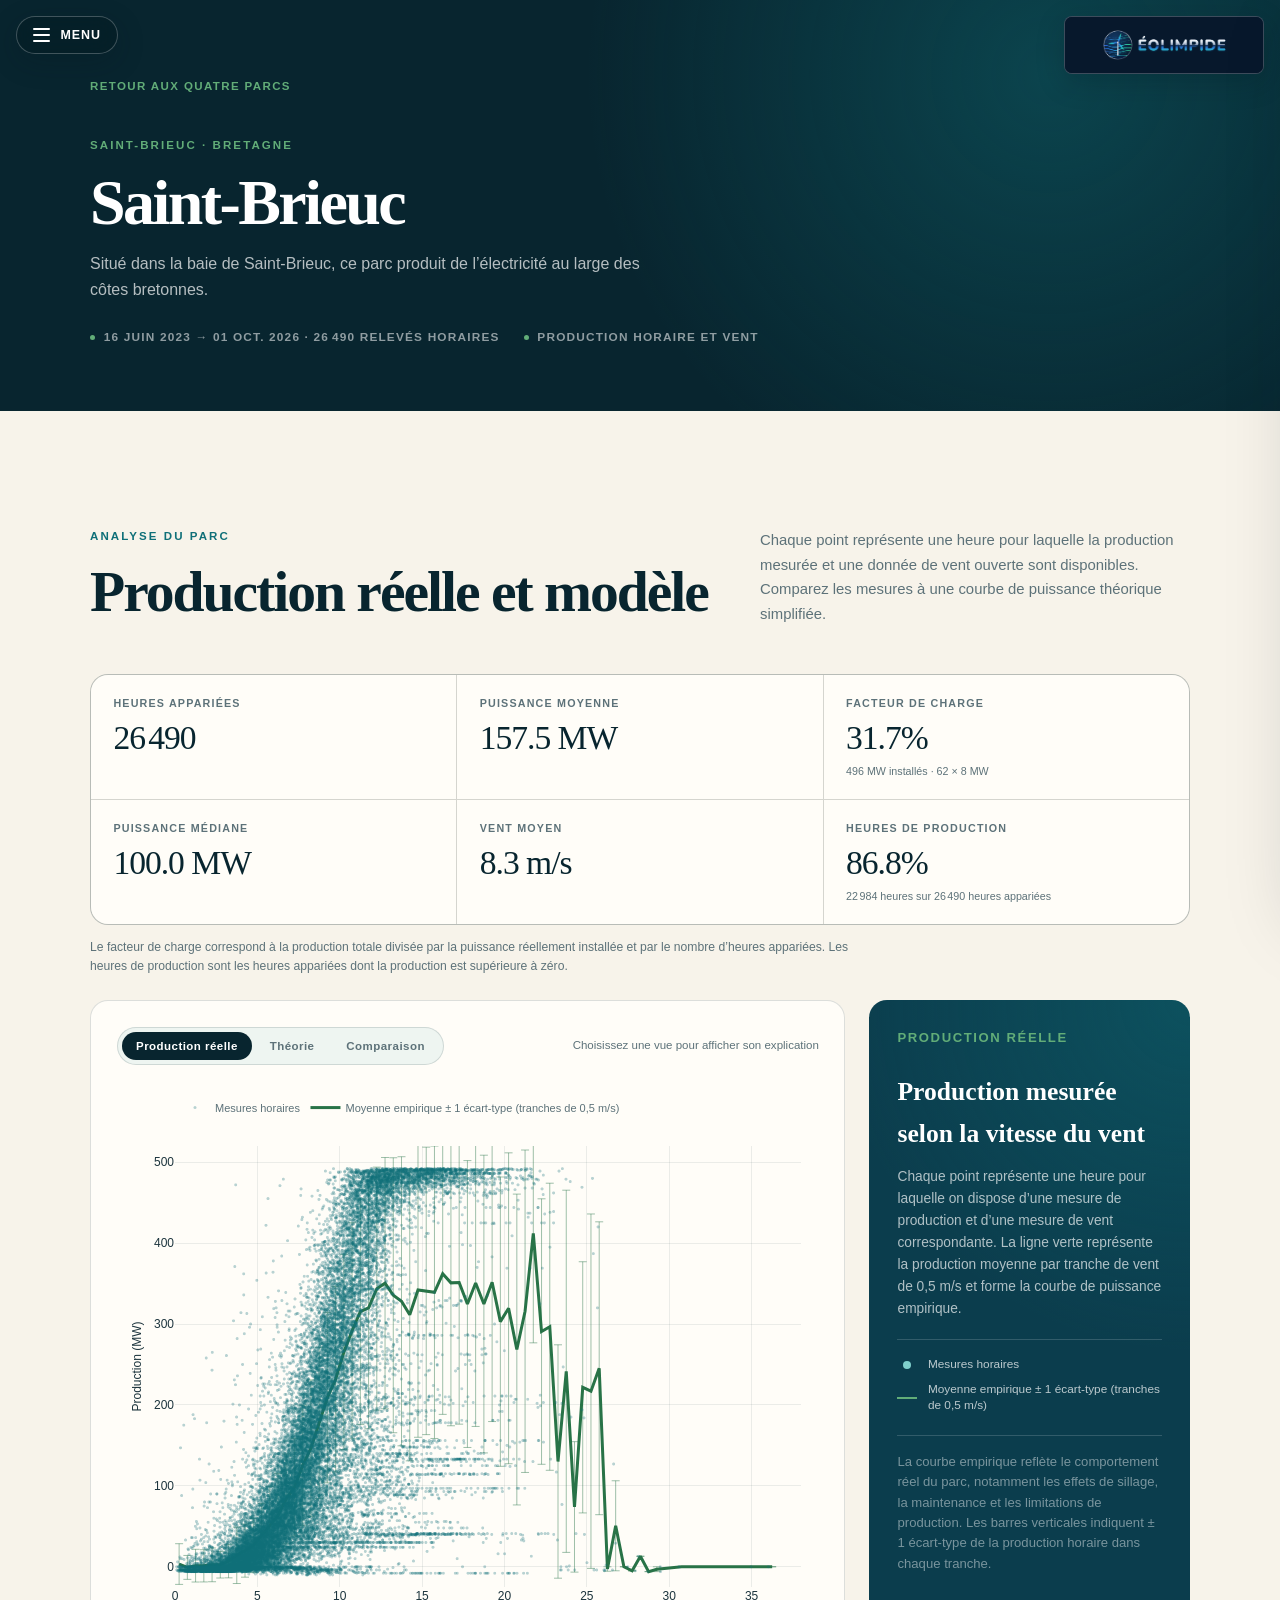
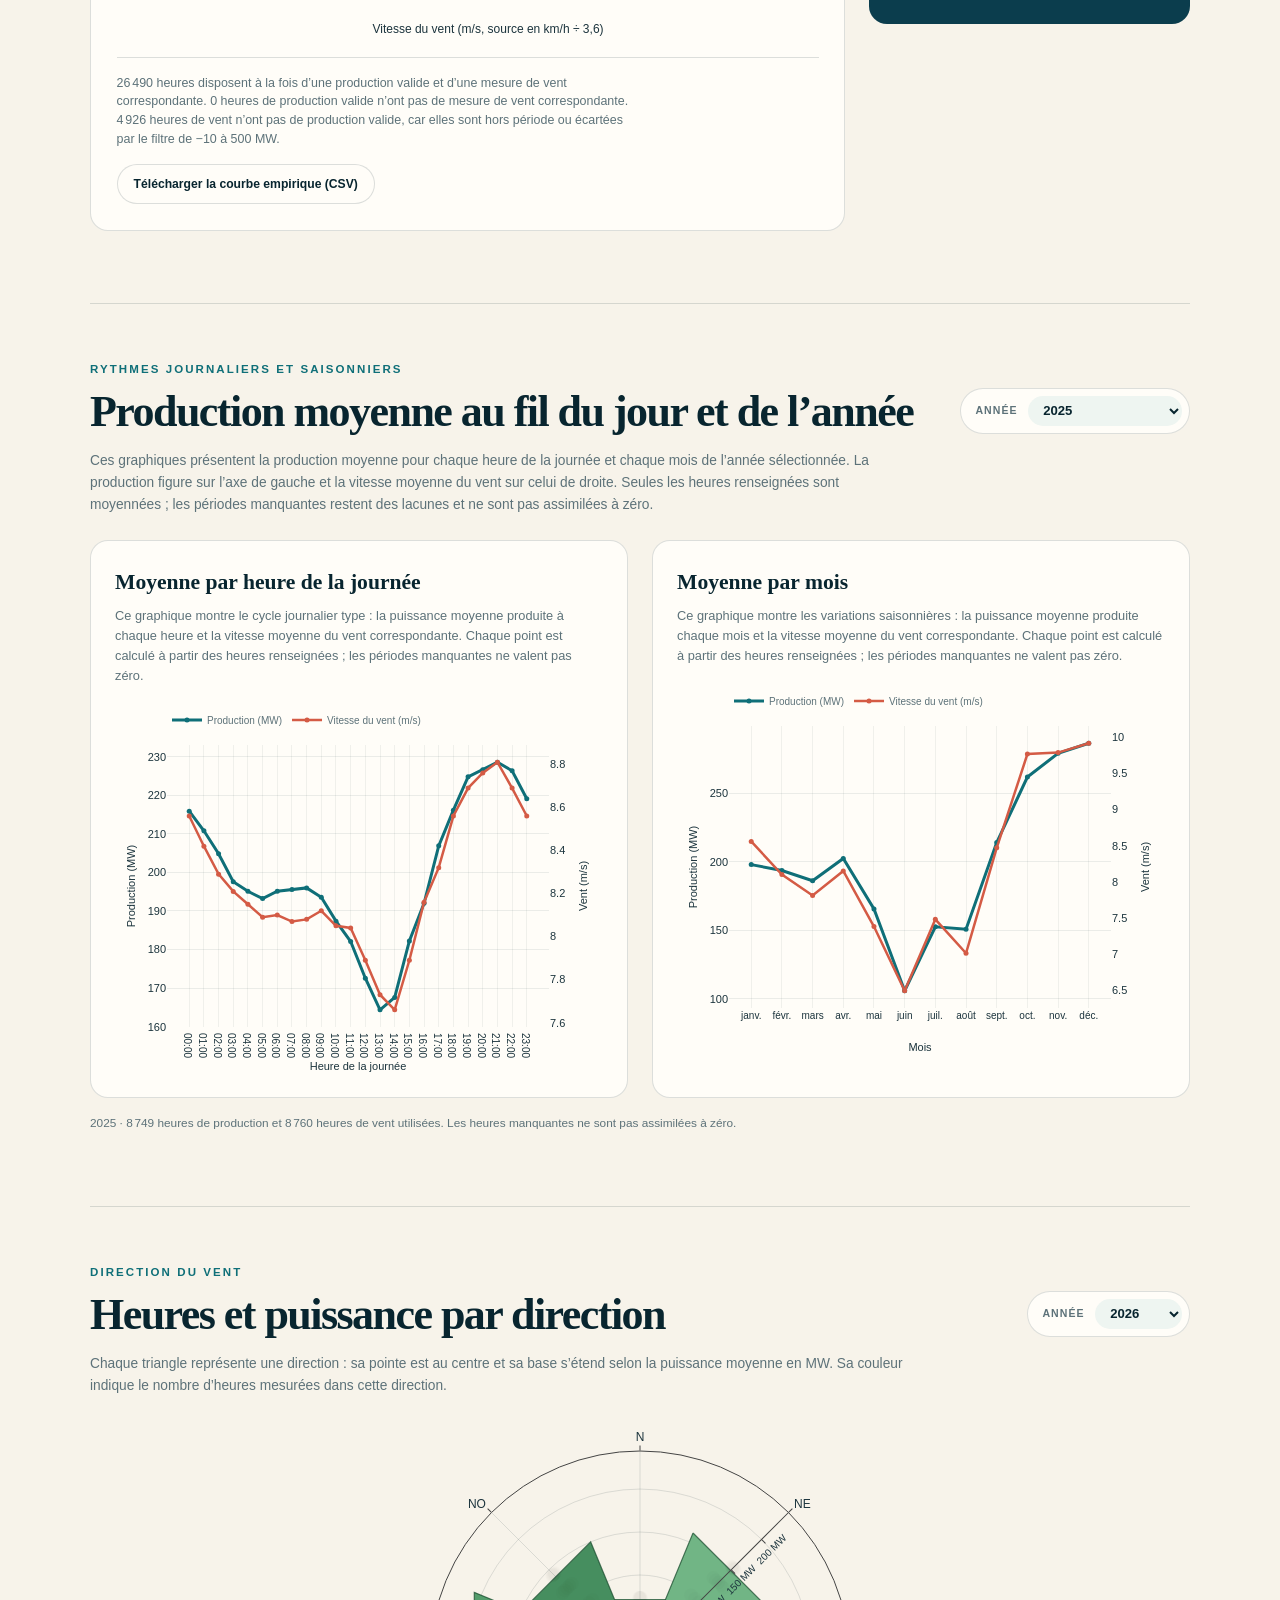
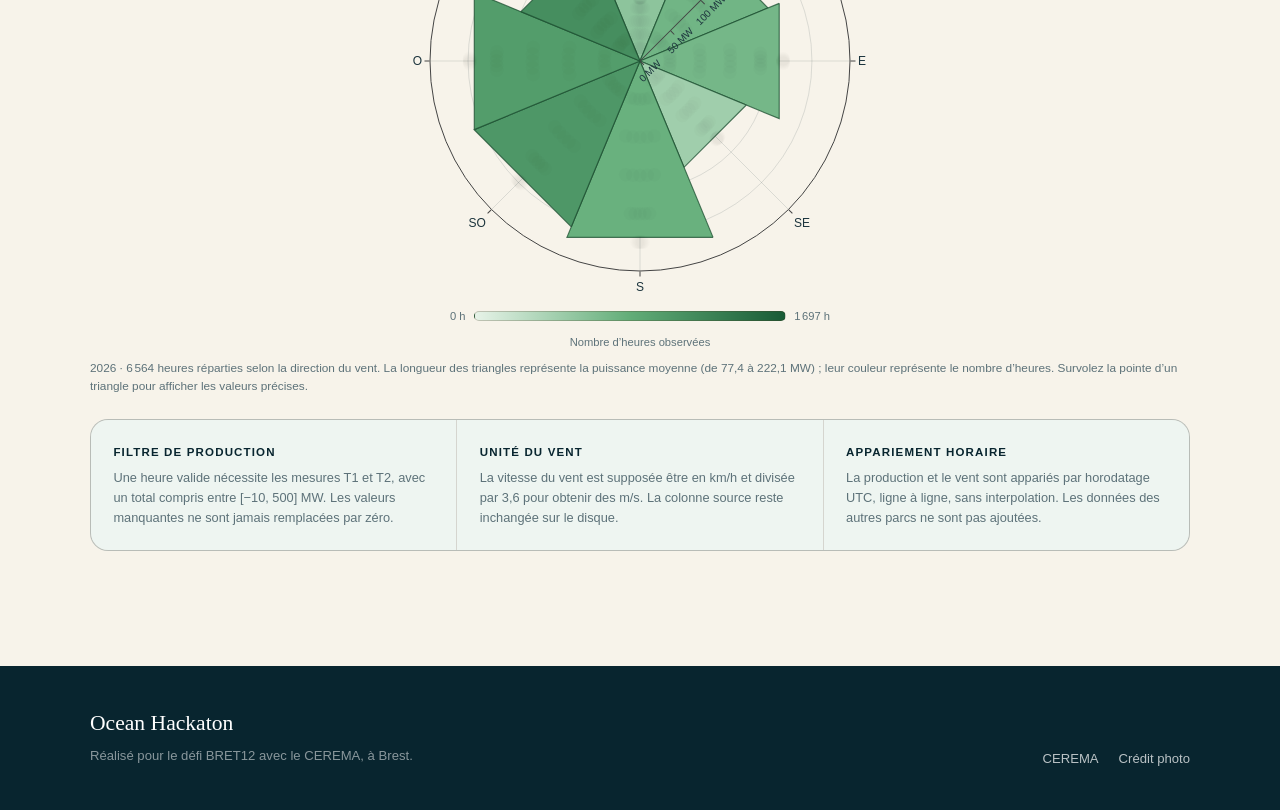
<file: webpage/saint-brieuc.html>
<!DOCTYPE html>
<html lang="fr">
<head>
  <meta charset="UTF-8">
  <meta name="viewport" content="width=device-width, initial-scale=1.0">
  <meta name="description" content="Analyse du parc éolien en mer de Saint-Brieuc : production horaire selon la vitesse du vent et comparaison à une courbe théorique.">
  <title>Saint-Brieuc — Ocean Hackaton</title>
  <link rel="stylesheet" href="styles.css">
  <link rel="stylesheet" href="farm.css">
</head>
<body>
  <a class="site-brand" href="index.html" aria-label="Accueil Ocean Hackaton">
    <img src="Images/mais%20combien%20produit%20un%20parc%20e%CC%81olien%20en%20mer%20.png" alt="Logo ÉOLIMPIDE">
  </a>
  <button class="panel-toggle" id="panelToggle" type="button" aria-controls="sidePanel" aria-expanded="false"   aria-label="Ouvrir le menu du projet">
    <span class="panel-toggle__icon" aria-hidden="true">
      <span></span>
      <span></span>
      <span></span>
    </span>
    <span class="panel-toggle__text">Menu</span>
  </button>

  <div class="panel-overlay" id="panelOverlay" aria-hidden="true"></div>

  <aside class="side-panel" id="sidePanel" aria-label="Menu du projet" aria-hidden="true">
    <div class="side-panel__inner">
      <p class="eyebrow">BRET12 · CEREMA</p>
      <h2 class="side-panel__title">Ocean Hackaton</h2>
      <p class="side-panel__lead">Passer des hypothèses sur l’éolien en mer à des mesures réelles.</p>

      <nav class="side-nav" aria-label="Navigation du site">
        <a href="index.html">Accueil</a>
        <a href="all4windfarms.html">Les quatre parcs</a>
        <a href="saint-nazaire.html">Saint-Nazaire</a>
        <a href="saint-brieuc.html" aria-current="page">Saint-Brieuc</a>
        <a href="fecamp.html">Fécamp</a>
        <a href="yeu-noirmoutier.html">Yeu-Noirmoutier</a>
        <a href="consumption.html">Couverture des communes</a>
        <a href="new-wind-farm.html">Nouveau parc éolien</a>
        <a href="index.html#story">Le constat</a>
        <a href="index.html#approach">Notre démarche</a>
        <a href="index.html#challenge">Le défi de 48 heures</a>
        <a href="index.html#data">Données sources</a>
      </nav>

      <div class="side-panel__facts">
        <h3>Le projet en bref</h3>
        <dl>
          <div>
            <dt>Organisation</dt>
            <dd>CEREMA</dd>
          </div>
          <div>
            <dt>Lieu</dt>
            <dd>Brest, France</dd>
          </div>
          <div>
            <dt>Responsable du défi</dt>
            <dd>Matthieu Suire</dd>
          </div>
          <div>
            <dt>Thématiques</dt>
            <dd>Climat, énergie et aménagement du territoire</dd>
          </div>
          <div>
            <dt>Jeu de données</dt>
            <dd>30 701 relevés horaires pour quatre parcs éoliens en mer français, de 2023 à 2026</dd>
          </div>
        </dl>
      </div>

      <div class="side-panel__footer">
        <a href="https://www.cerema.fr/fr" target="_blank" rel="noreferrer">Visiter le CEREMA</a>
        <a href="https://unsplash.com/photos/white-electic-windmill-pONBhDyOFoM" target="_blank" rel="noreferrer">Photo : Nicholas Doherty</a>
      </div>
    </div>
  </aside>

  <main>
    <section class="subpage-head">
      <div class="container">
        <a class="back-link" href="all4windfarms.html">Retour aux quatre parcs</a>
        <p class="eyebrow eyebrow--light">Saint-Brieuc · Bretagne</p>
        <h1>Saint-Brieuc</h1>
        <p>Situé dans la baie de Saint-Brieuc, ce parc produit de l’électricité au large des côtes bretonnes.</p>
        <div class="farm-meta">
          <span id="farmPeriod">Chargement des données horaires appariées</span>
          <span>Production horaire et vent</span>
        </div>
      </div>
    </section>

    <section class="section" id="analysis">
      <div class="container">
        <div class="analysis-head">
          <div>
            <p class="eyebrow">Analyse du parc</p>
            <h2>Production réelle et modèle</h2>
          </div>
          <p>
            Chaque point représente une heure pour laquelle la production mesurée et une donnée
            de vent ouverte sont disponibles. Comparez les mesures à une courbe de puissance théorique simplifiée.
          </p>
        </div>

        <div class="metric-grid">
          <div class="metric-card">
            <span>Heures appariées</span>
            <strong id="metricHours">—</strong>
          </div>
          <div class="metric-card">
            <span>Puissance moyenne</span>
            <strong id="metricMeanPower">—</strong>
          </div>
          <div class="metric-card">
            <span>Facteur de charge</span>
            <strong id="metricCapacityFactor">—</strong>
            <small id="metricCapacityNote">Puissance installée</small>
          </div>
          <div class="metric-card">
            <span>Puissance médiane</span>
            <strong id="metricMedianPower">—</strong>
          </div>
          <div class="metric-card">
            <span>Vent moyen</span>
            <strong id="metricMeanWind">—</strong>
          </div>
          <div class="metric-card">
            <span>Heures de production</span>
            <strong id="metricProducingHours">—</strong>
            <small id="metricProducingNote">Part des heures appariées</small>
          </div>
        </div>

        <p class="metric-note">
          Le facteur de charge correspond à la production totale divisée par la puissance
          réellement installée et par le nombre d’heures appariées. Les heures de production
          sont les heures appariées dont la production est supérieure à zéro.
        </p>

        <div class="chart-layout">
          <div class="chart-card">
            <div class="chart-card__top">
              <div class="mode-switch" role="group" aria-label="Mode du graphique">
                <button class="mode-switch__button is-active" type="button" data-mode="real" aria-pressed="true">Production réelle</button>
                <button class="mode-switch__button" type="button" data-mode="theory" aria-pressed="false">Théorie</button>
                <button class="mode-switch__button" type="button" data-mode="comparison" aria-pressed="false">Comparaison</button>
              </div>
              <span class="chart-legend-hint">Choisissez une vue pour afficher son explication</span>
            </div>
            <div id="farmChart" class="farm-chart" role="img" aria-label="Production horaire de Saint-Brieuc selon la vitesse du vent"></div>
            <div class="chart-card__footer">
              <p id="coverageNote">Chargement de la couverture des données.</p>
              <button class="button button--small" id="downloadCurve" type="button">Télécharger la courbe empirique (CSV)</button>
            </div>
          </div>

          <aside class="model-card chart-explainer" id="chartExplainer" aria-live="polite">
            <p class="explainer-kicker" id="explainerKicker">Production réelle</p>
            <h3 id="explainerTitle">Production mesurée selon la vitesse du vent</h3>
            <p class="chart-explainer__text" id="explainerText">
              Chaque point représente une heure avec une production mesurée et une donnée de vent
              correspondante. La ligne verte indique la production moyenne par tranche de vent de 0,5 m/s.
            </p>
            <div class="explainer-legend" id="explainerLegend">
              <span class="explainer-legend__item"><i class="swatch swatch--dots"></i>Mesures horaires</span>
              <span class="explainer-legend__item"><i class="swatch swatch--line"></i>Moyenne empirique (tranches de 0,5 m/s)</span>
            </div>
            <p class="model-note" id="explainerNote">
              La courbe empirique reflète le comportement réel du parc, notamment les sillages,
              la maintenance et les limitations de production.
            </p>
          </aside>
        </div>

        <section class="profile-section" aria-labelledby="profileTitle">
          <div class="profile-head">
            <div>
              <p class="eyebrow">Rythmes journaliers et saisonniers</p>
              <h2 id="profileTitle">Production moyenne au fil du jour et de l’année</h2>
            </div>
            <label class="year-control" for="profileYear">
              <span>Année</span>
              <select id="profileYear"></select>
            </label>
          </div>
          <p class="profile-intro">
            Ces graphiques présentent la production moyenne pour chaque heure de la journée et
            chaque mois de l’année sélectionnée. La production figure sur l’axe de gauche et la
            vitesse moyenne du vent sur celui de droite. Seules les heures renseignées sont moyennées ;
            les périodes manquantes restent des lacunes et ne sont pas assimilées à zéro.
          </p>
          <div class="profile-grid">
            <article class="profile-card">
              <h3>Moyenne par heure de la journée</h3>
              <p>
                Ce graphique montre le cycle journalier type : la puissance moyenne produite à
                chaque heure et la vitesse moyenne du vent correspondante. Chaque point est calculé
                à partir des heures renseignées ; les périodes manquantes ne valent pas zéro.
              </p>
              <div id="hourlyChart" class="profile-chart" role="img" aria-label="Production moyenne et vitesse du vent par heure de la journée"></div>
            </article>
            <article class="profile-card">
              <h3>Moyenne par mois</h3>
              <p>
                Ce graphique montre les variations saisonnières : la puissance moyenne produite
                chaque mois et la vitesse moyenne du vent correspondante. Chaque point est calculé
                à partir des heures renseignées ; les périodes manquantes ne valent pas zéro.
              </p>
              <div id="monthlyChart" class="profile-chart" role="img" aria-label="Production moyenne et vitesse du vent par mois"></div>
            </article>
          </div>
          <p class="profile-note" id="profileNote">
            Moyennes pour l’année sélectionnée. Les années partielles apparaissent sous forme de lacunes.
          </p>
        </section>

        <section class="windrose-section" aria-labelledby="windRoseTitle" data-windrose-park="Saint-Brieuc">
          <div class="windrose-head">
            <div>
              <p class="eyebrow">Direction du vent</p>
              <h2 id="windRoseTitle">Heures et puissance par direction</h2>
            </div>
            <label class="year-control" for="windRoseYear">
              <span>Année</span>
              <select id="windRoseYear"></select>
            </label>
          </div>
          <p class="windrose-intro">
            Chaque triangle représente une direction : sa pointe est au centre et sa base s’étend selon la puissance
            moyenne en MW. Sa couleur indique le nombre d’heures mesurées dans cette direction.
          </p>
          <div id="windRoseChart" class="windrose-chart" role="img" aria-label="Rosace de Saint-Brieuc : pointe des triangles au centre, base étendue selon la puissance moyenne en mégawatts et couleur selon le nombre d’heures par direction"></div>
          <p class="windrose-note" id="windRoseNote" aria-live="polite">Chargement des données directionnelles.</p>
        </section>

        <div class="method-strip">
          <article>
            <h3>Filtre de production</h3>
            <p>
              Une heure valide nécessite les mesures T1 et T2, avec un total compris entre
              [−10, 500] MW. Les valeurs manquantes ne sont jamais remplacées par zéro.
            </p>
          </article>
          <article>
            <h3>Unité du vent</h3>
            <p>
              La vitesse du vent est supposée être en km/h et divisée par 3,6 pour obtenir
              des m/s. La colonne source reste inchangée sur le disque.
            </p>
          </article>
          <article>
            <h3>Appariement horaire</h3>
            <p>
              La production et le vent sont appariés par horodatage UTC, ligne à ligne,
              sans interpolation. Les données des autres parcs ne sont pas ajoutées.
            </p>
          </article>
        </div>
      </div>
    </section>
  </main>

  <footer class="footer">
    <div class="container footer__inner">
      <div>
        <p class="footer__brand">Ocean Hackaton</p>
        <p>Réalisé pour le défi BRET12 avec le CEREMA, à Brest.</p>
      </div>
      <div class="footer__links">
        <a href="https://www.cerema.fr/fr" target="_blank" rel="noreferrer">CEREMA</a>
        <a href="https://unsplash.com/photos/white-electic-windmill-pONBhDyOFoM" target="_blank"         rel="noreferrer">Crédit photo</a>
      </div>
    </div>
  </footer>

  <script src="data/saint-brieuc.js"></script>
  <script src="https://cdn.plot.ly/plotly-2.35.2.min.js" charset="utf-8"></script>
  <script src="script.js"></script>
  <script src="farm.js"></script>
  <script src="windrose.js"></script>
</body>
</html>
</file>
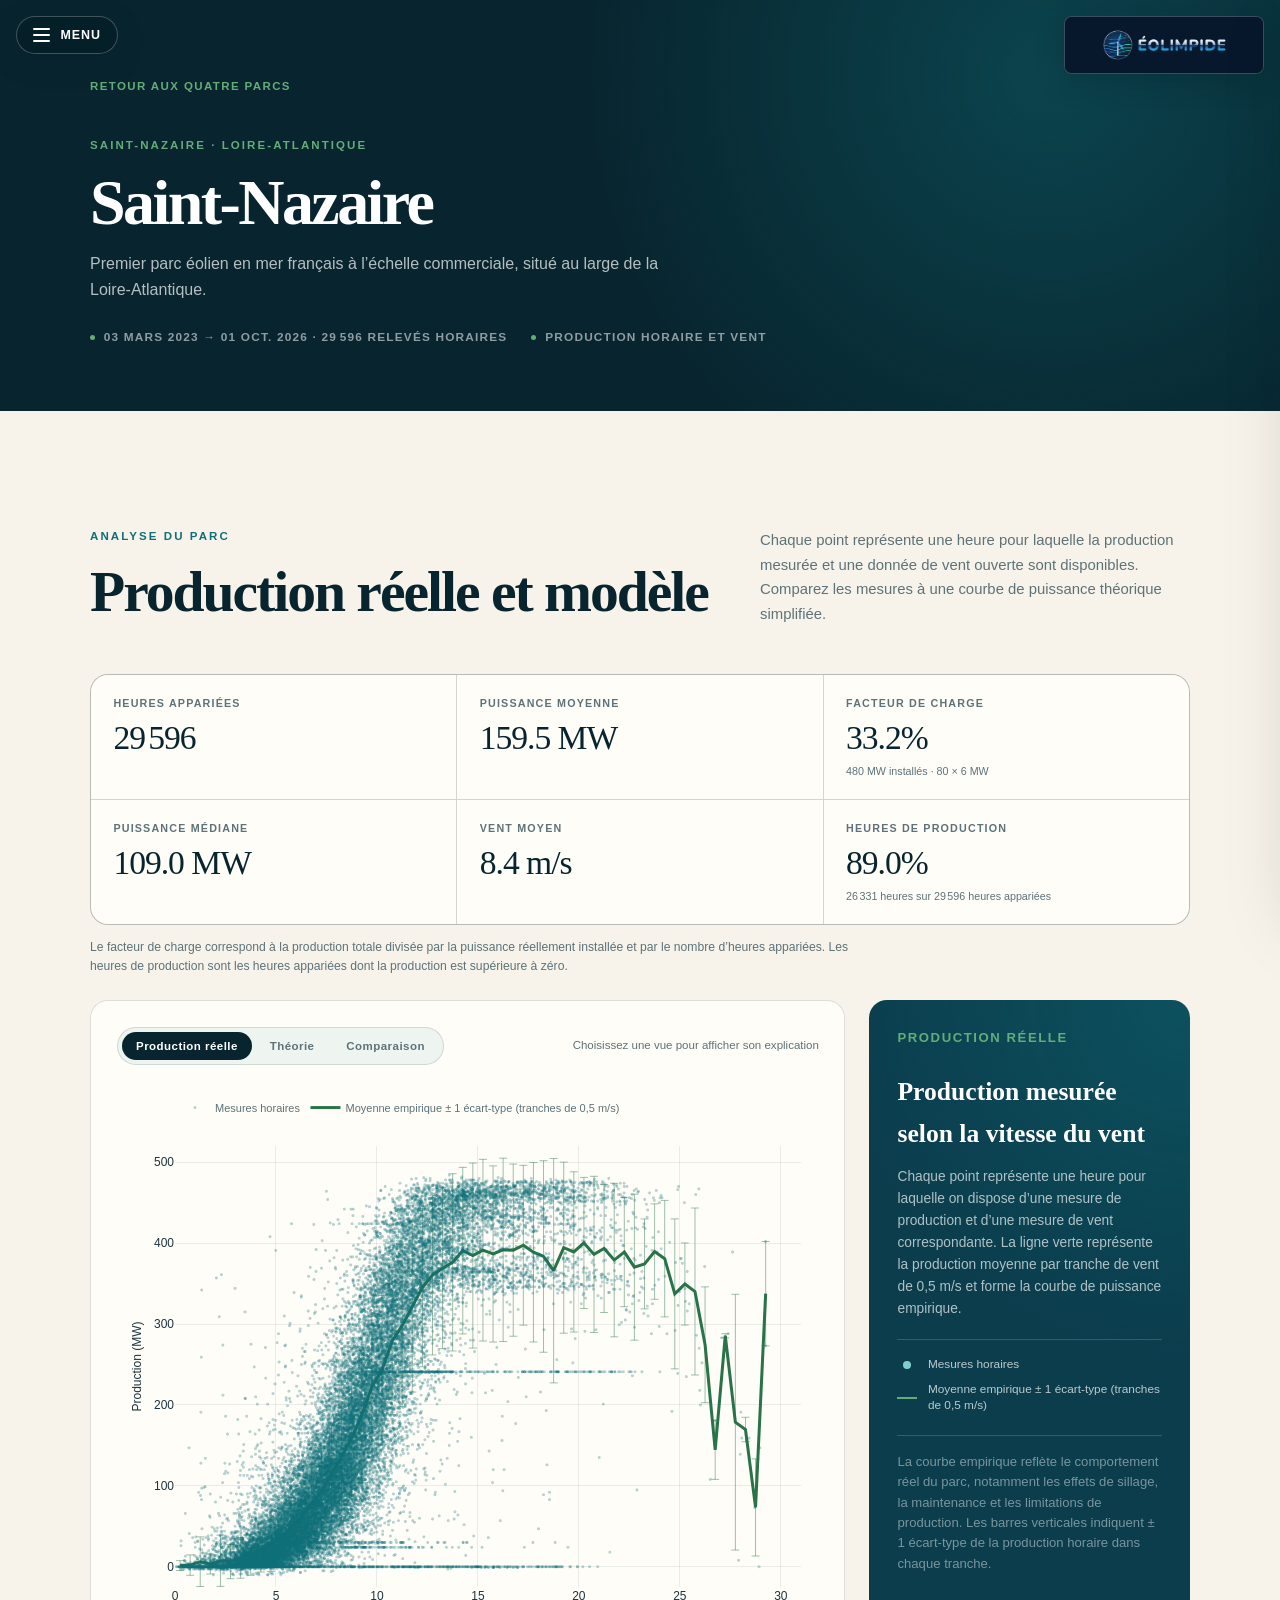
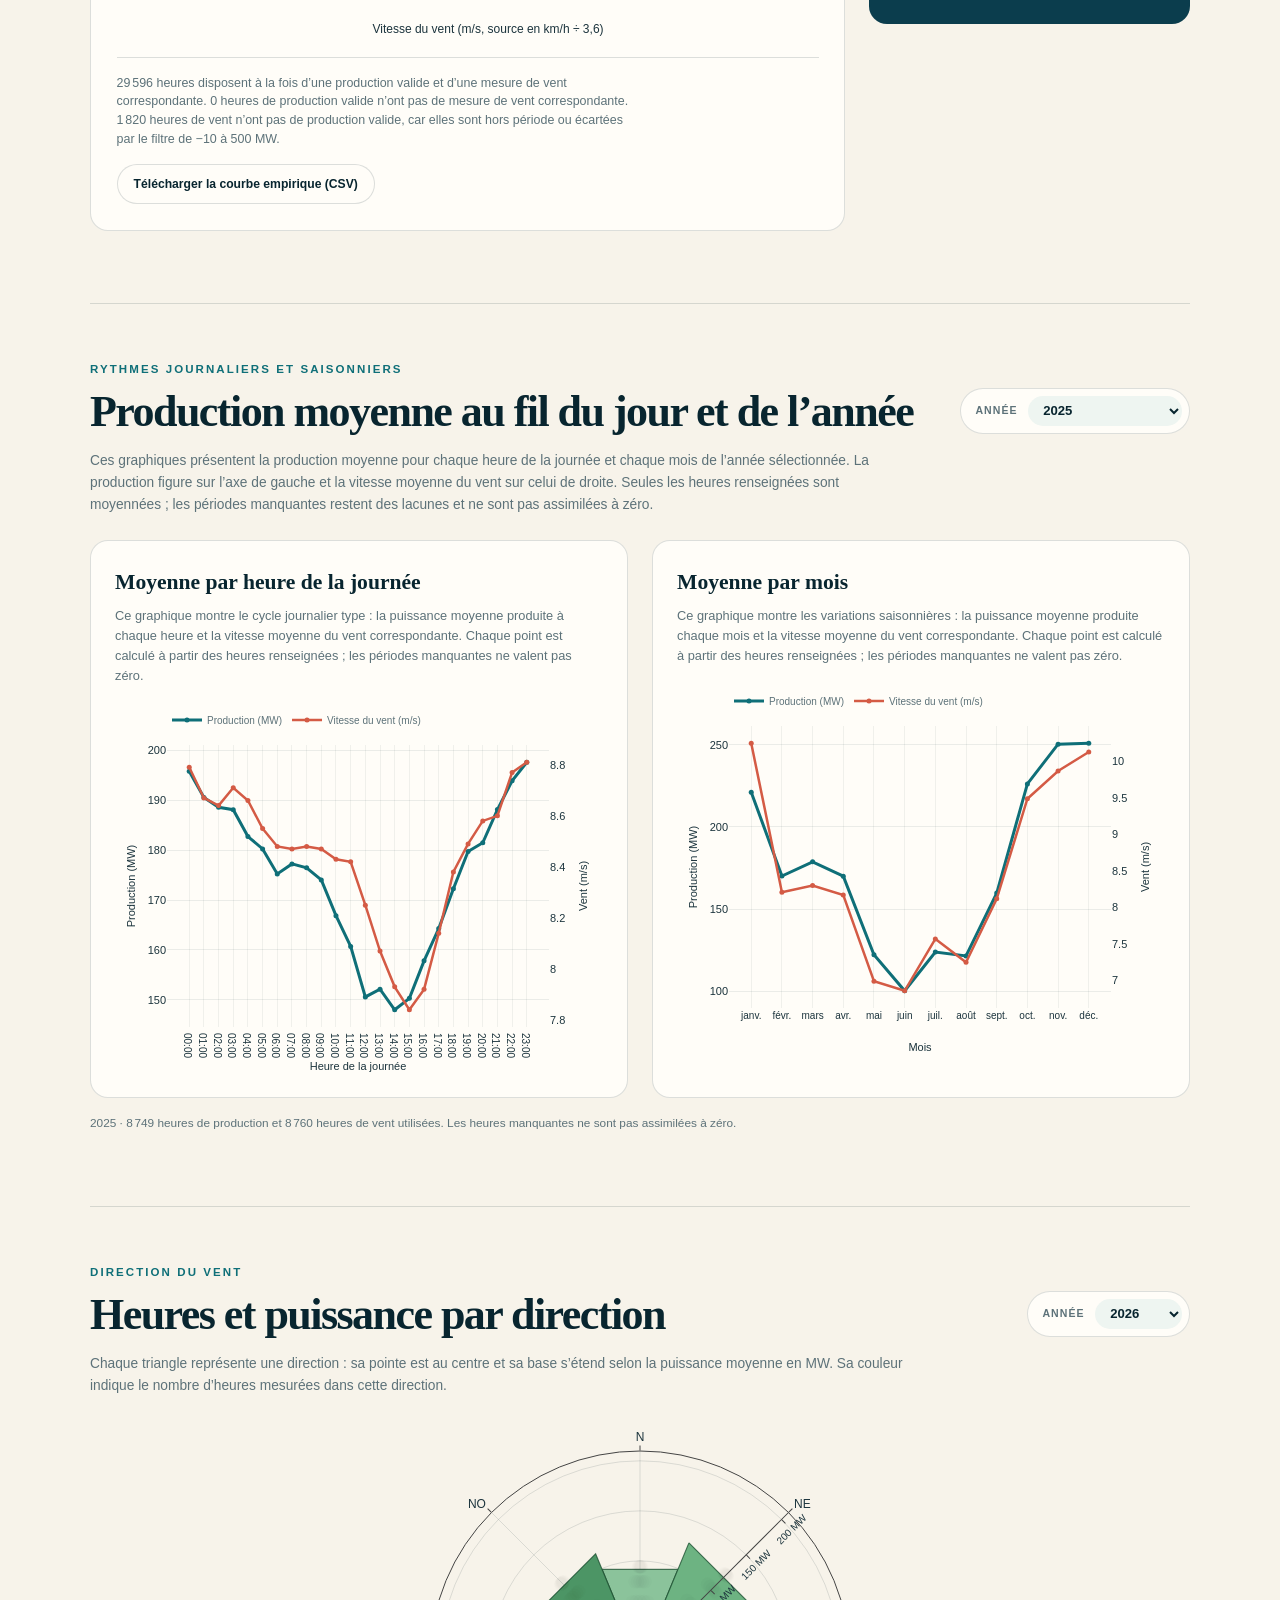
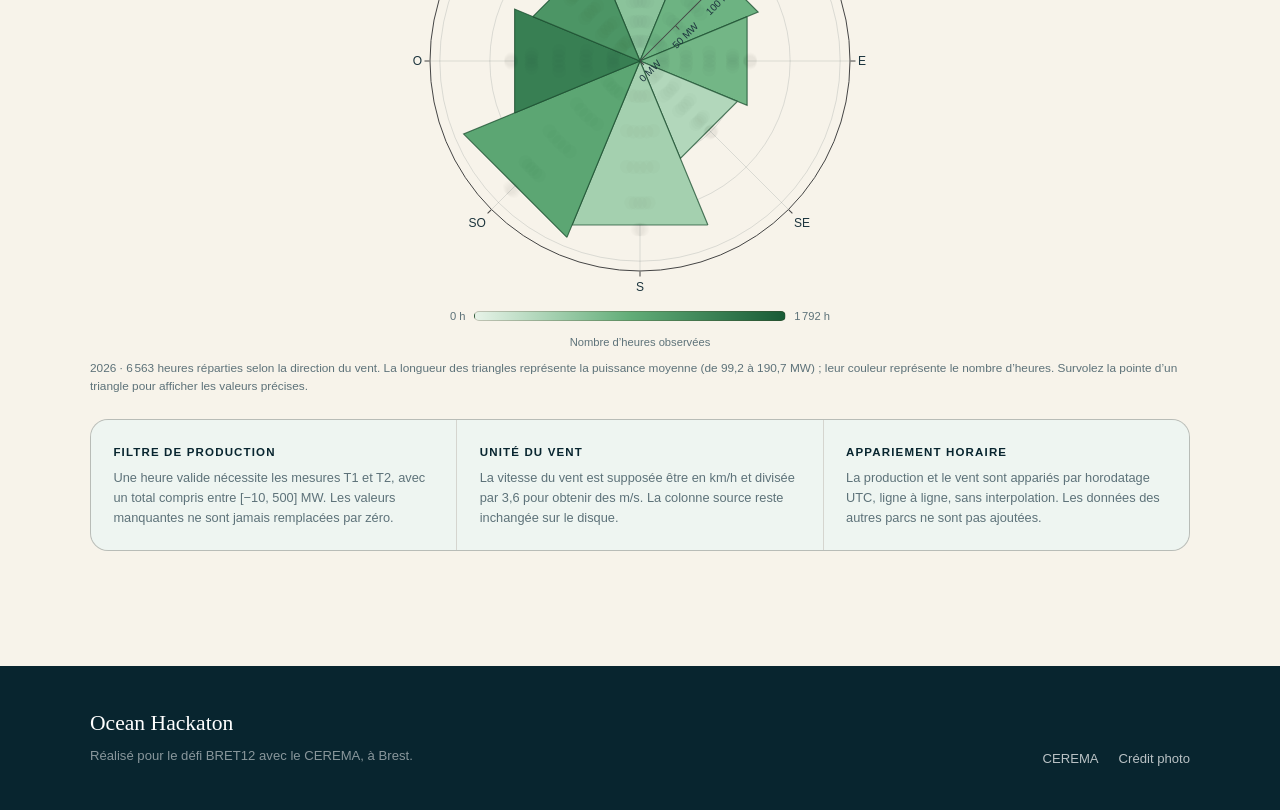
<file: webpage/saint-nazaire.html>
<!DOCTYPE html>
<html lang="fr">
<head>
  <meta charset="UTF-8">
  <meta name="viewport" content="width=device-width, initial-scale=1.0">
  <meta name="description" content="Analyse du parc éolien en mer de Saint-Nazaire : production horaire selon la vitesse du vent et comparaison à une courbe théorique.">
  <title>Saint-Nazaire — Ocean Hackaton</title>
  <link rel="stylesheet" href="styles.css">
  <link rel="stylesheet" href="farm.css">
</head>
<body>
  <a class="site-brand" href="index.html" aria-label="Accueil Ocean Hackaton">
    <img src="Images/mais%20combien%20produit%20un%20parc%20e%CC%81olien%20en%20mer%20.png" alt="Logo ÉOLIMPIDE">
  </a>
  <button class="panel-toggle" id="panelToggle" type="button" aria-controls="sidePanel" aria-expanded="false"   aria-label="Ouvrir le menu du projet">
    <span class="panel-toggle__icon" aria-hidden="true">
      <span></span>
      <span></span>
      <span></span>
    </span>
    <span class="panel-toggle__text">Menu</span>
  </button>

  <div class="panel-overlay" id="panelOverlay" aria-hidden="true"></div>

  <aside class="side-panel" id="sidePanel" aria-label="Menu du projet" aria-hidden="true">
    <div class="side-panel__inner">
      <p class="eyebrow">BRET12 · CEREMA</p>
      <h2 class="side-panel__title">Ocean Hackaton</h2>
      <p class="side-panel__lead">Passer des hypothèses sur l’éolien en mer à des mesures réelles.</p>

      <nav class="side-nav" aria-label="Navigation du site">
        <a href="index.html">Accueil</a>
        <a href="all4windfarms.html">Les quatre parcs</a>
        <a href="saint-nazaire.html" aria-current="page">Saint-Nazaire</a>
        <a href="saint-brieuc.html">Saint-Brieuc</a>
        <a href="fecamp.html">Fécamp</a>
        <a href="yeu-noirmoutier.html">Yeu-Noirmoutier</a>
        <a href="consumption.html">Couverture des communes</a>
        <a href="new-wind-farm.html">Nouveau parc éolien</a>
        <a href="index.html#story">Le constat</a>
        <a href="index.html#approach">Notre démarche</a>
        <a href="index.html#challenge">Le défi de 48 heures</a>
        <a href="index.html#data">Données sources</a>
      </nav>

      <div class="side-panel__facts">
        <h3>Le projet en bref</h3>
        <dl>
          <div>
            <dt>Organisation</dt>
            <dd>CEREMA</dd>
          </div>
          <div>
            <dt>Lieu</dt>
            <dd>Brest, France</dd>
          </div>
          <div>
            <dt>Responsable du défi</dt>
            <dd>Matthieu Suire</dd>
          </div>
          <div>
            <dt>Thématiques</dt>
            <dd>Climat, énergie et aménagement du territoire</dd>
          </div>
          <div>
            <dt>Jeu de données</dt>
            <dd>30 701 relevés horaires pour quatre parcs éoliens en mer français, de 2023 à 2026</dd>
          </div>
        </dl>
      </div>

      <div class="side-panel__footer">
        <a href="https://www.cerema.fr/fr" target="_blank" rel="noreferrer">Visiter le CEREMA</a>
        <a href="https://unsplash.com/photos/white-electic-windmill-pONBhDyOFoM" target="_blank" rel="noreferrer">Photo : Nicholas Doherty</a>
      </div>
    </div>
  </aside>

  <main>
    <section class="subpage-head">
      <div class="container">
        <a class="back-link" href="all4windfarms.html">Retour aux quatre parcs</a>
        <p class="eyebrow eyebrow--light">Saint-Nazaire · Loire-Atlantique</p>
        <h1>Saint-Nazaire</h1>
        <p>Premier parc éolien en mer français à l’échelle commerciale, situé au large de la Loire-Atlantique.</p>
        <div class="farm-meta">
          <span id="farmPeriod">Chargement des données horaires appariées</span>
          <span>Production horaire et vent</span>
        </div>
      </div>
    </section>

    <section class="section" id="analysis">
      <div class="container">
        <div class="analysis-head">
          <div>
            <p class="eyebrow">Analyse du parc</p>
            <h2>Production réelle et modèle</h2>
          </div>
          <p>
            Chaque point représente une heure pour laquelle la production mesurée et une donnée
            de vent ouverte sont disponibles. Comparez les mesures à une courbe de puissance théorique simplifiée.
          </p>
        </div>

        <div class="metric-grid">
          <div class="metric-card">
            <span>Heures appariées</span>
            <strong id="metricHours">—</strong>
          </div>
          <div class="metric-card">
            <span>Puissance moyenne</span>
            <strong id="metricMeanPower">—</strong>
          </div>
          <div class="metric-card">
            <span>Facteur de charge</span>
            <strong id="metricCapacityFactor">—</strong>
            <small id="metricCapacityNote">Puissance installée</small>
          </div>
          <div class="metric-card">
            <span>Puissance médiane</span>
            <strong id="metricMedianPower">—</strong>
          </div>
          <div class="metric-card">
            <span>Vent moyen</span>
            <strong id="metricMeanWind">—</strong>
          </div>
          <div class="metric-card">
            <span>Heures de production</span>
            <strong id="metricProducingHours">—</strong>
            <small id="metricProducingNote">Part des heures appariées</small>
          </div>
        </div>

        <p class="metric-note">
          Le facteur de charge correspond à la production totale divisée par la puissance
          réellement installée et par le nombre d’heures appariées. Les heures de production
          sont les heures appariées dont la production est supérieure à zéro.
        </p>

        <div class="chart-layout">
          <div class="chart-card">
            <div class="chart-card__top">
              <div class="mode-switch" role="group" aria-label="Mode du graphique">
                <button class="mode-switch__button is-active" type="button" data-mode="real" aria-pressed="true">Production réelle</button>
                <button class="mode-switch__button" type="button" data-mode="theory" aria-pressed="false">Théorie</button>
                <button class="mode-switch__button" type="button" data-mode="comparison" aria-pressed="false">Comparaison</button>
              </div>
              <span class="chart-legend-hint">Choisissez une vue pour afficher son explication</span>
            </div>
            <div id="farmChart" class="farm-chart" role="img" aria-label="Production horaire de Saint-Nazaire selon la vitesse du vent"></div>
            <div class="chart-card__footer">
              <p id="coverageNote">Chargement de la couverture des données.</p>
              <button class="button button--small" id="downloadCurve" type="button">Télécharger la courbe empirique (CSV)</button>
            </div>
          </div>

          <aside class="model-card chart-explainer" id="chartExplainer" aria-live="polite">
            <p class="explainer-kicker" id="explainerKicker">Production réelle</p>
            <h3 id="explainerTitle">Production mesurée selon la vitesse du vent</h3>
            <p class="chart-explainer__text" id="explainerText">
              Chaque point représente une heure avec une production mesurée et une donnée de vent
              correspondante. La ligne verte indique la production moyenne par tranche de vent de 0,5 m/s.
            </p>
            <div class="explainer-legend" id="explainerLegend">
              <span class="explainer-legend__item"><i class="swatch swatch--dots"></i>Mesures horaires</span>
              <span class="explainer-legend__item"><i class="swatch swatch--line"></i>Moyenne empirique (tranches de 0,5 m/s)</span>
            </div>
            <p class="model-note" id="explainerNote">
              La courbe empirique reflète le comportement réel du parc, notamment les sillages,
              la maintenance et les limitations de production.
            </p>
          </aside>
        </div>

        <section class="profile-section" aria-labelledby="profileTitle">
          <div class="profile-head">
            <div>
              <p class="eyebrow">Rythmes journaliers et saisonniers</p>
              <h2 id="profileTitle">Production moyenne au fil du jour et de l’année</h2>
            </div>
            <label class="year-control" for="profileYear">
              <span>Année</span>
              <select id="profileYear"></select>
            </label>
          </div>
          <p class="profile-intro">
            Ces graphiques présentent la production moyenne pour chaque heure de la journée et
            chaque mois de l’année sélectionnée. La production figure sur l’axe de gauche et la
            vitesse moyenne du vent sur celui de droite. Seules les heures renseignées sont moyennées ;
            les périodes manquantes restent des lacunes et ne sont pas assimilées à zéro.
          </p>
          <div class="profile-grid">
            <article class="profile-card">
              <h3>Moyenne par heure de la journée</h3>
              <p>
                Ce graphique montre le cycle journalier type : la puissance moyenne produite à
                chaque heure et la vitesse moyenne du vent correspondante. Chaque point est calculé
                à partir des heures renseignées ; les périodes manquantes ne valent pas zéro.
              </p>
              <div id="hourlyChart" class="profile-chart" role="img" aria-label="Production moyenne et vitesse du vent par heure de la journée"></div>
            </article>
            <article class="profile-card">
              <h3>Moyenne par mois</h3>
              <p>
                Ce graphique montre les variations saisonnières : la puissance moyenne produite
                chaque mois et la vitesse moyenne du vent correspondante. Chaque point est calculé
                à partir des heures renseignées ; les périodes manquantes ne valent pas zéro.
              </p>
              <div id="monthlyChart" class="profile-chart" role="img" aria-label="Production moyenne et vitesse du vent par mois"></div>
            </article>
          </div>
          <p class="profile-note" id="profileNote">
            Moyennes pour l’année sélectionnée. Les années partielles apparaissent sous forme de lacunes.
          </p>
        </section>

        <section class="windrose-section" aria-labelledby="windRoseTitle" data-windrose-park="Saint-Nazaire">
          <div class="windrose-head">
            <div>
              <p class="eyebrow">Direction du vent</p>
              <h2 id="windRoseTitle">Heures et puissance par direction</h2>
            </div>
            <label class="year-control" for="windRoseYear">
              <span>Année</span>
              <select id="windRoseYear"></select>
            </label>
          </div>
          <p class="windrose-intro">
            Chaque triangle représente une direction : sa pointe est au centre et sa base s’étend selon la puissance
            moyenne en MW. Sa couleur indique le nombre d’heures mesurées dans cette direction.
          </p>
          <div id="windRoseChart" class="windrose-chart" role="img" aria-label="Rosace de Saint-Nazaire : pointe des triangles au centre, base étendue selon la puissance moyenne en mégawatts et couleur selon le nombre d’heures par direction"></div>
          <p class="windrose-note" id="windRoseNote" aria-live="polite">Chargement des données directionnelles.</p>
        </section>

        <div class="method-strip">
          <article>
            <h3>Filtre de production</h3>
            <p>
              Une heure valide nécessite les mesures T1 et T2, avec un total compris entre
              [−10, 500] MW. Les valeurs manquantes ne sont jamais remplacées par zéro.
            </p>
          </article>
          <article>
            <h3>Unité du vent</h3>
            <p>
              La vitesse du vent est supposée être en km/h et divisée par 3,6 pour obtenir
              des m/s. La colonne source reste inchangée sur le disque.
            </p>
          </article>
          <article>
            <h3>Appariement horaire</h3>
            <p>
              La production et le vent sont appariés par horodatage UTC, ligne à ligne,
              sans interpolation. Les données des autres parcs ne sont pas ajoutées.
            </p>
          </article>
        </div>
      </div>
    </section>
  </main>

  <footer class="footer">
    <div class="container footer__inner">
      <div>
        <p class="footer__brand">Ocean Hackaton</p>
        <p>Réalisé pour le défi BRET12 avec le CEREMA, à Brest.</p>
      </div>
      <div class="footer__links">
        <a href="https://www.cerema.fr/fr" target="_blank" rel="noreferrer">CEREMA</a>
        <a href="https://unsplash.com/photos/white-electic-windmill-pONBhDyOFoM" target="_blank"         rel="noreferrer">Crédit photo</a>
      </div>
    </div>
  </footer>

  <script src="data/saint-nazaire.js"></script>
  <script src="https://cdn.plot.ly/plotly-2.35.2.min.js" charset="utf-8"></script>
  <script src="script.js"></script>
  <script src="farm.js"></script>
  <script src="windrose.js"></script>
</body>
</html>
</file>
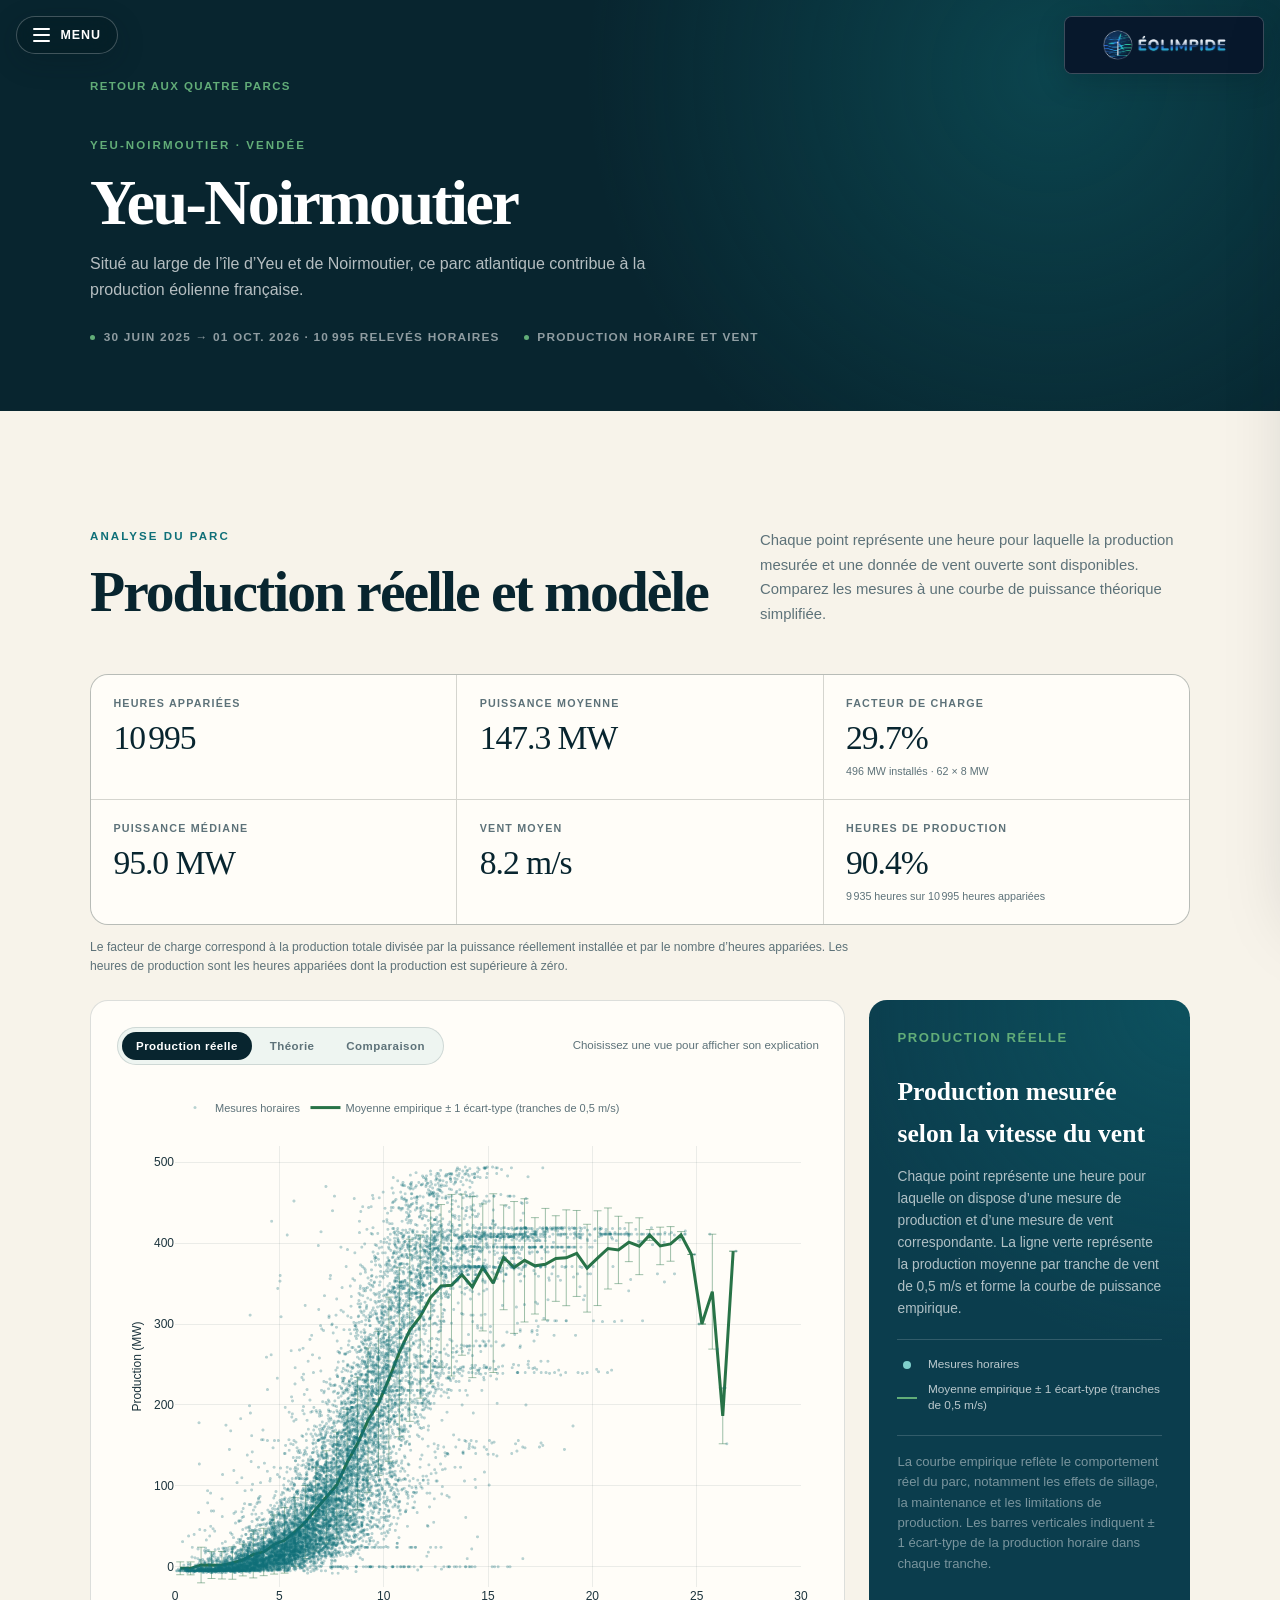
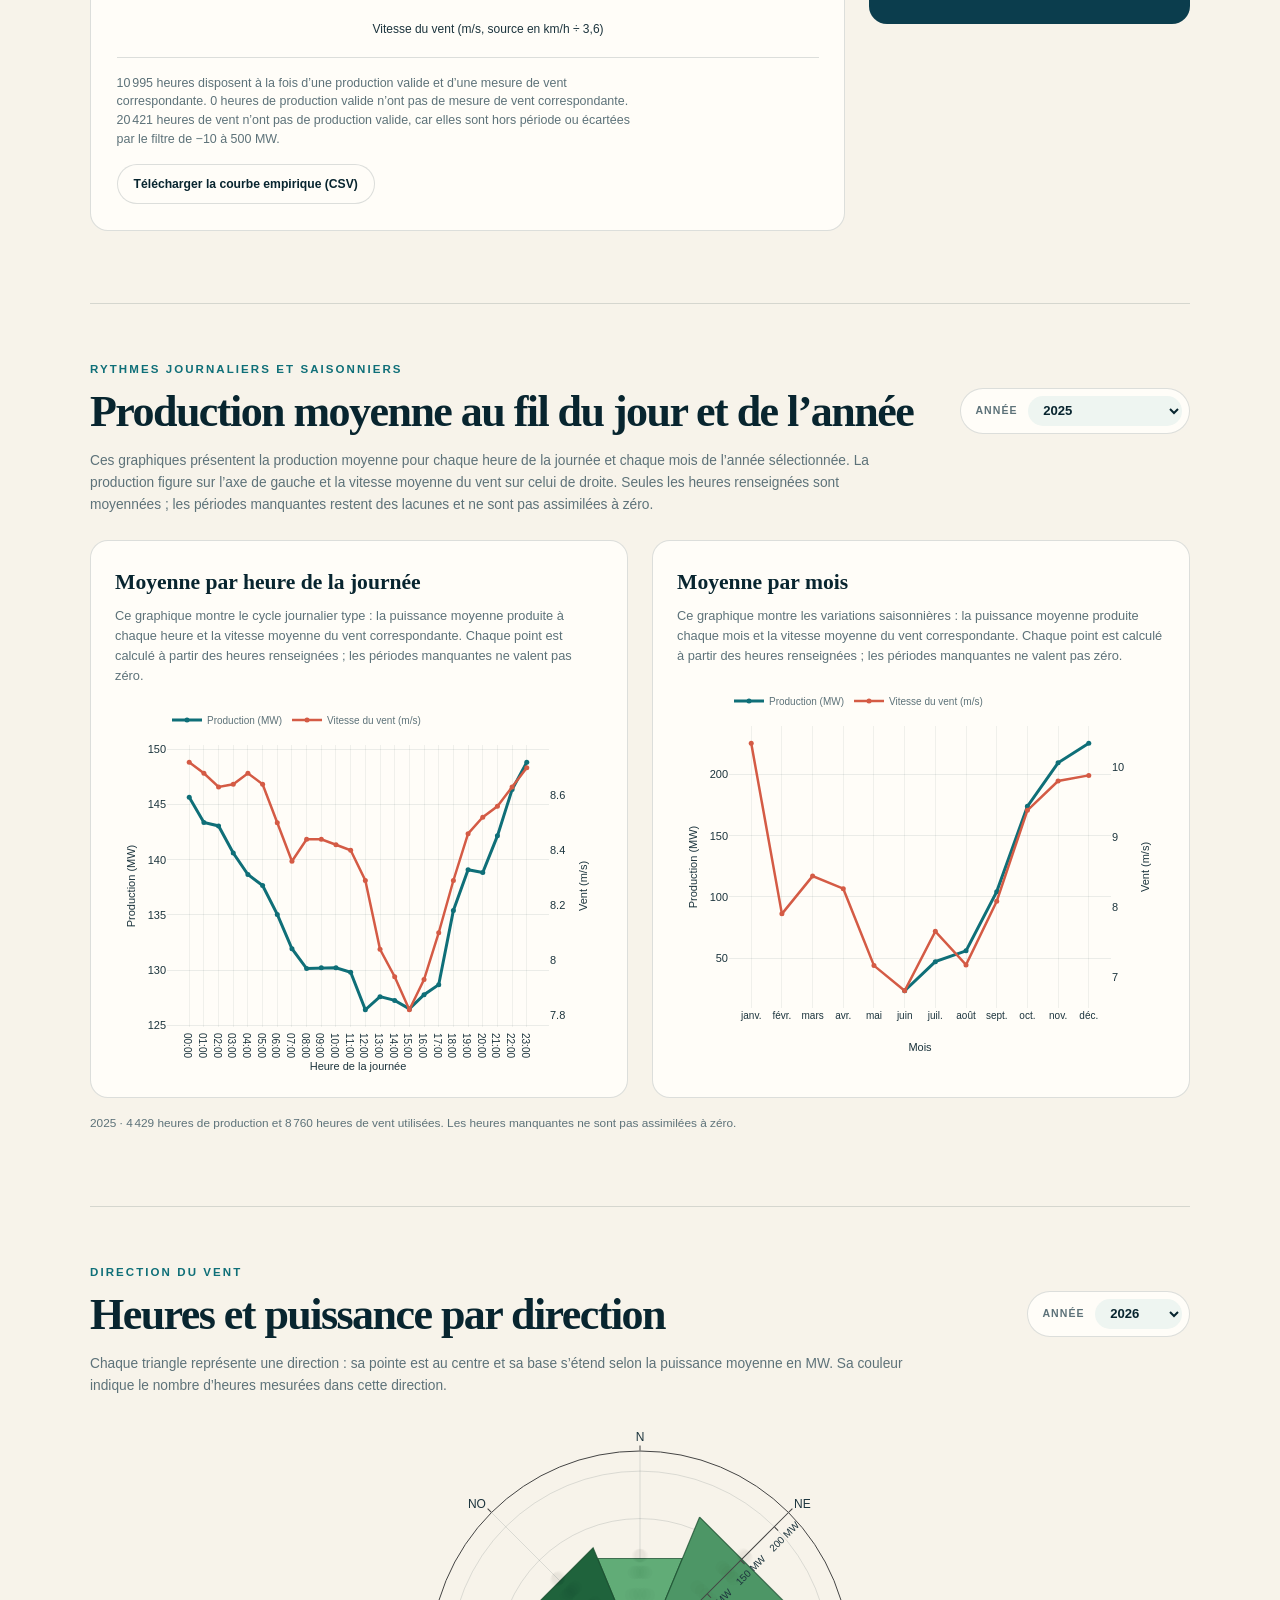
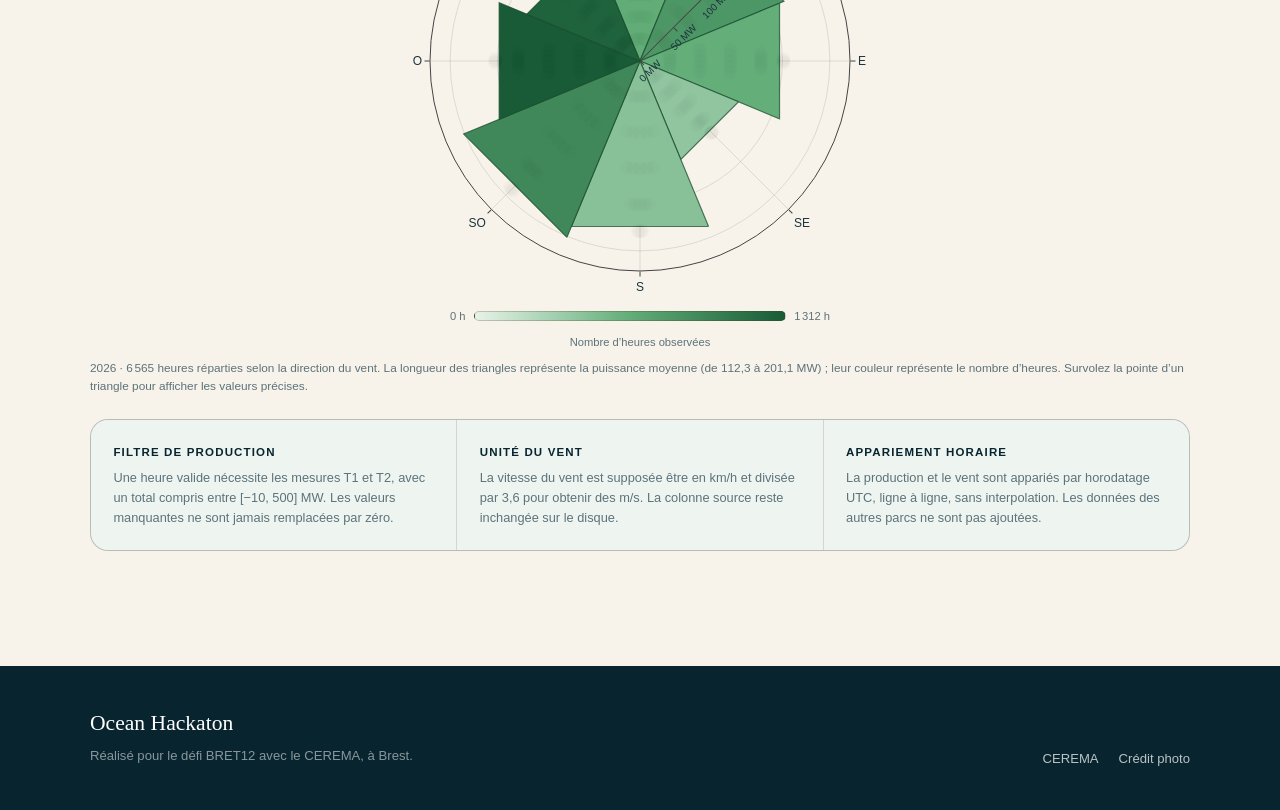
<file: webpage/yeu-noirmoutier.html>
<!DOCTYPE html>
<html lang="fr">
<head>
  <meta charset="UTF-8">
  <meta name="viewport" content="width=device-width, initial-scale=1.0">
  <meta name="description" content="Analyse du parc éolien en mer de Yeu-Noirmoutier : production horaire selon la vitesse du vent et comparaison à une courbe théorique.">
  <title>Yeu-Noirmoutier — Ocean Hackaton</title>
  <link rel="stylesheet" href="styles.css">
  <link rel="stylesheet" href="farm.css">
</head>
<body>
  <a class="site-brand" href="index.html" aria-label="Accueil Ocean Hackaton">
    <img src="Images/mais%20combien%20produit%20un%20parc%20e%CC%81olien%20en%20mer%20.png" alt="Logo ÉOLIMPIDE">
  </a>
  <button class="panel-toggle" id="panelToggle" type="button" aria-controls="sidePanel" aria-expanded="false"   aria-label="Ouvrir le menu du projet">
    <span class="panel-toggle__icon" aria-hidden="true">
      <span></span>
      <span></span>
      <span></span>
    </span>
    <span class="panel-toggle__text">Menu</span>
  </button>

  <div class="panel-overlay" id="panelOverlay" aria-hidden="true"></div>

  <aside class="side-panel" id="sidePanel" aria-label="Menu du projet" aria-hidden="true">
    <div class="side-panel__inner">
      <p class="eyebrow">BRET12 · CEREMA</p>
      <h2 class="side-panel__title">Ocean Hackaton</h2>
      <p class="side-panel__lead">Passer des hypothèses sur l’éolien en mer à des mesures réelles.</p>

      <nav class="side-nav" aria-label="Navigation du site">
        <a href="index.html">Accueil</a>
        <a href="all4windfarms.html">Les quatre parcs</a>
        <a href="saint-nazaire.html">Saint-Nazaire</a>
        <a href="saint-brieuc.html">Saint-Brieuc</a>
        <a href="fecamp.html">Fécamp</a>
        <a href="yeu-noirmoutier.html" aria-current="page">Yeu-Noirmoutier</a>
        <a href="consumption.html">Couverture des communes</a>
        <a href="new-wind-farm.html">Nouveau parc éolien</a>
        <a href="index.html#story">Le constat</a>
        <a href="index.html#approach">Notre démarche</a>
        <a href="index.html#challenge">Le défi de 48 heures</a>
        <a href="index.html#data">Données sources</a>
      </nav>

      <div class="side-panel__facts">
        <h3>Le projet en bref</h3>
        <dl>
          <div>
            <dt>Organisation</dt>
            <dd>CEREMA</dd>
          </div>
          <div>
            <dt>Lieu</dt>
            <dd>Brest, France</dd>
          </div>
          <div>
            <dt>Responsable du défi</dt>
            <dd>Matthieu Suire</dd>
          </div>
          <div>
            <dt>Thématiques</dt>
            <dd>Climat, énergie et aménagement du territoire</dd>
          </div>
          <div>
            <dt>Jeu de données</dt>
            <dd>30 701 relevés horaires pour quatre parcs éoliens en mer français, de 2023 à 2026</dd>
          </div>
        </dl>
      </div>

      <div class="side-panel__footer">
        <a href="https://www.cerema.fr/fr" target="_blank" rel="noreferrer">Visiter le CEREMA</a>
        <a href="https://unsplash.com/photos/white-electic-windmill-pONBhDyOFoM" target="_blank" rel="noreferrer">Photo : Nicholas Doherty</a>
      </div>
    </div>
  </aside>

  <main>
    <section class="subpage-head">
      <div class="container">
        <a class="back-link" href="all4windfarms.html">Retour aux quatre parcs</a>
        <p class="eyebrow eyebrow--light">Yeu-Noirmoutier · Vendée</p>
        <h1>Yeu-Noirmoutier</h1>
        <p>Situé au large de l’île d’Yeu et de Noirmoutier, ce parc atlantique contribue à la production éolienne française.</p>
        <div class="farm-meta">
          <span id="farmPeriod">Chargement des données horaires appariées</span>
          <span>Production horaire et vent</span>
        </div>
      </div>
    </section>

    <section class="section" id="analysis">
      <div class="container">
        <div class="analysis-head">
          <div>
            <p class="eyebrow">Analyse du parc</p>
            <h2>Production réelle et modèle</h2>
          </div>
          <p>
            Chaque point représente une heure pour laquelle la production mesurée et une donnée
            de vent ouverte sont disponibles. Comparez les mesures à une courbe de puissance théorique simplifiée.
          </p>
        </div>

        <div class="metric-grid">
          <div class="metric-card">
            <span>Heures appariées</span>
            <strong id="metricHours">—</strong>
          </div>
          <div class="metric-card">
            <span>Puissance moyenne</span>
            <strong id="metricMeanPower">—</strong>
          </div>
          <div class="metric-card">
            <span>Facteur de charge</span>
            <strong id="metricCapacityFactor">—</strong>
            <small id="metricCapacityNote">Puissance installée</small>
          </div>
          <div class="metric-card">
            <span>Puissance médiane</span>
            <strong id="metricMedianPower">—</strong>
          </div>
          <div class="metric-card">
            <span>Vent moyen</span>
            <strong id="metricMeanWind">—</strong>
          </div>
          <div class="metric-card">
            <span>Heures de production</span>
            <strong id="metricProducingHours">—</strong>
            <small id="metricProducingNote">Part des heures appariées</small>
          </div>
        </div>

        <p class="metric-note">
          Le facteur de charge correspond à la production totale divisée par la puissance
          réellement installée et par le nombre d’heures appariées. Les heures de production
          sont les heures appariées dont la production est supérieure à zéro.
        </p>

        <div class="chart-layout">
          <div class="chart-card">
            <div class="chart-card__top">
              <div class="mode-switch" role="group" aria-label="Mode du graphique">
                <button class="mode-switch__button is-active" type="button" data-mode="real" aria-pressed="true">Production réelle</button>
                <button class="mode-switch__button" type="button" data-mode="theory" aria-pressed="false">Théorie</button>
                <button class="mode-switch__button" type="button" data-mode="comparison" aria-pressed="false">Comparaison</button>
              </div>
              <span class="chart-legend-hint">Choisissez une vue pour afficher son explication</span>
            </div>
            <div id="farmChart" class="farm-chart" role="img" aria-label="Production horaire de Yeu-Noirmoutier selon la vitesse du vent"></div>
            <div class="chart-card__footer">
              <p id="coverageNote">Chargement de la couverture des données.</p>
              <button class="button button--small" id="downloadCurve" type="button">Télécharger la courbe empirique (CSV)</button>
            </div>
          </div>

          <aside class="model-card chart-explainer" id="chartExplainer" aria-live="polite">
            <p class="explainer-kicker" id="explainerKicker">Production réelle</p>
            <h3 id="explainerTitle">Production mesurée selon la vitesse du vent</h3>
            <p class="chart-explainer__text" id="explainerText">
              Chaque point représente une heure avec une production mesurée et une donnée de vent
              correspondante. La ligne verte indique la production moyenne par tranche de vent de 0,5 m/s.
            </p>
            <div class="explainer-legend" id="explainerLegend">
              <span class="explainer-legend__item"><i class="swatch swatch--dots"></i>Mesures horaires</span>
              <span class="explainer-legend__item"><i class="swatch swatch--line"></i>Moyenne empirique (tranches de 0,5 m/s)</span>
            </div>
            <p class="model-note" id="explainerNote">
              La courbe empirique reflète le comportement réel du parc, notamment les sillages,
              la maintenance et les limitations de production.
            </p>
          </aside>
        </div>

        <section class="profile-section" aria-labelledby="profileTitle">
          <div class="profile-head">
            <div>
              <p class="eyebrow">Rythmes journaliers et saisonniers</p>
              <h2 id="profileTitle">Production moyenne au fil du jour et de l’année</h2>
            </div>
            <label class="year-control" for="profileYear">
              <span>Année</span>
              <select id="profileYear"></select>
            </label>
          </div>
          <p class="profile-intro">
            Ces graphiques présentent la production moyenne pour chaque heure de la journée et
            chaque mois de l’année sélectionnée. La production figure sur l’axe de gauche et la
            vitesse moyenne du vent sur celui de droite. Seules les heures renseignées sont moyennées ;
            les périodes manquantes restent des lacunes et ne sont pas assimilées à zéro.
          </p>
          <div class="profile-grid">
            <article class="profile-card">
              <h3>Moyenne par heure de la journée</h3>
              <p>
                Ce graphique montre le cycle journalier type : la puissance moyenne produite à
                chaque heure et la vitesse moyenne du vent correspondante. Chaque point est calculé
                à partir des heures renseignées ; les périodes manquantes ne valent pas zéro.
              </p>
              <div id="hourlyChart" class="profile-chart" role="img" aria-label="Production moyenne et vitesse du vent par heure de la journée"></div>
            </article>
            <article class="profile-card">
              <h3>Moyenne par mois</h3>
              <p>
                Ce graphique montre les variations saisonnières : la puissance moyenne produite
                chaque mois et la vitesse moyenne du vent correspondante. Chaque point est calculé
                à partir des heures renseignées ; les périodes manquantes ne valent pas zéro.
              </p>
              <div id="monthlyChart" class="profile-chart" role="img" aria-label="Production moyenne et vitesse du vent par mois"></div>
            </article>
          </div>
          <p class="profile-note" id="profileNote">
            Moyennes pour l’année sélectionnée. Les années partielles apparaissent sous forme de lacunes.
          </p>
        </section>

        <section class="windrose-section" aria-labelledby="windRoseTitle" data-windrose-park="Yeu-Noirmoutier">
          <div class="windrose-head">
            <div>
              <p class="eyebrow">Direction du vent</p>
              <h2 id="windRoseTitle">Heures et puissance par direction</h2>
            </div>
            <label class="year-control" for="windRoseYear">
              <span>Année</span>
              <select id="windRoseYear"></select>
            </label>
          </div>
          <p class="windrose-intro">
            Chaque triangle représente une direction : sa pointe est au centre et sa base s’étend selon la puissance
            moyenne en MW. Sa couleur indique le nombre d’heures mesurées dans cette direction.
          </p>
          <div id="windRoseChart" class="windrose-chart" role="img" aria-label="Rosace de Yeu-Noirmoutier : pointe des triangles au centre, base étendue selon la puissance moyenne en mégawatts et couleur selon le nombre d’heures par direction"></div>
          <p class="windrose-note" id="windRoseNote" aria-live="polite">Chargement des données directionnelles.</p>
        </section>

        <div class="method-strip">
          <article>
            <h3>Filtre de production</h3>
            <p>
              Une heure valide nécessite les mesures T1 et T2, avec un total compris entre
              [−10, 500] MW. Les valeurs manquantes ne sont jamais remplacées par zéro.
            </p>
          </article>
          <article>
            <h3>Unité du vent</h3>
            <p>
              La vitesse du vent est supposée être en km/h et divisée par 3,6 pour obtenir
              des m/s. La colonne source reste inchangée sur le disque.
            </p>
          </article>
          <article>
            <h3>Appariement horaire</h3>
            <p>
              La production et le vent sont appariés par horodatage UTC, ligne à ligne,
              sans interpolation. Les données des autres parcs ne sont pas ajoutées.
            </p>
          </article>
        </div>
      </div>
    </section>
  </main>

  <footer class="footer">
    <div class="container footer__inner">
      <div>
        <p class="footer__brand">Ocean Hackaton</p>
        <p>Réalisé pour le défi BRET12 avec le CEREMA, à Brest.</p>
      </div>
      <div class="footer__links">
        <a href="https://www.cerema.fr/fr" target="_blank" rel="noreferrer">CEREMA</a>
        <a href="https://unsplash.com/photos/white-electic-windmill-pONBhDyOFoM" target="_blank"         rel="noreferrer">Crédit photo</a>
      </div>
    </div>
  </footer>

  <script src="data/yeu-noirmoutier.js"></script>
  <script src="https://cdn.plot.ly/plotly-2.35.2.min.js" charset="utf-8"></script>
  <script src="script.js"></script>
  <script src="farm.js"></script>
  <script src="windrose.js"></script>
</body>
</html>
</file>
<file: webpage/styles.css>
:root {
  --ink: #08252f;
  --ocean: #0b3d4d;
  --sea: #0f6f78;
  --sea-soft: #dcece8;
  --foam: #eef5f1;
  --sand: #f7f3ea;
  --paper: #fffdf8;
  --accent: #62ad78;
  --accent-deep: #287347;
  --text: #1c343d;
  --muted: #5d7279;
  --line: rgba(8, 37, 47, 0.14);
  --shadow: 0 24px 70px rgba(4, 24, 31, 0.18);
  --serif: "Iowan Old Style", "Palatino Linotype", "Book Antiqua", Georgia, serif;
  --sans: "Segoe UI", "Helvetica Neue", Arial, sans-serif;
}

*,
*::before,
*::after {
  box-sizing: border-box;
}

html {
  scroll-behavior: smooth;
  scroll-padding-top: 2rem;
}

body {
  margin: 0;
  background: var(--sand);
  color: var(--text);
  font-family: var(--sans);
  font-size: 1rem;
  line-height: 1.65;
  -webkit-font-smoothing: antialiased;
}

body.panel-open {
  overflow: hidden;
}

h1,
h2,
h3,
p {
  margin-top: 0;
}

h1,
h2,
h3 {
  color: var(--ink);
  font-family: var(--serif);
  font-weight: 600;
}

a {
  color: inherit;
}

.container {
  width: 100%;
  max-width: 1180px;
  margin-inline: auto;
  padding-inline: clamp(1.25rem, 4vw, 2.5rem);
}

.eyebrow {
  margin-bottom: 1rem;
  color: var(--sea);
  font-size: 0.72rem;
  font-weight: 700;
  letter-spacing: 0.18em;
  text-transform: uppercase;
}

.eyebrow--light {
  color: var(--accent);
}

.panel-toggle {
  position: fixed;
  z-index: 1002;
  top: 1rem;
  left: 1rem;
  display: inline-flex;
  align-items: center;
  gap: 0.65rem;
  padding: 0.7rem 1rem;
  border: 1px solid rgba(255, 255, 255, 0.24);
  border-radius: 999px;
  background: rgba(5, 30, 38, 0.72);
  color: #fff;
  font-family: var(--sans);
  font-size: 0.78rem;
  font-weight: 700;
  letter-spacing: 0.08em;
  text-transform: uppercase;
  cursor: pointer;
  backdrop-filter: blur(12px);
  -webkit-backdrop-filter: blur(12px);
  box-shadow: 0 8px 28px rgba(4, 24, 31, 0.22);
  transition: background 180ms ease, border-color 180ms ease, transform 180ms ease;
}

.site-brand {
  position: fixed;
  z-index: 999;
  top: 1rem;
  right: 1rem;
  display: block;
  width: 200px;
  height: 58px;
  overflow: hidden;
  border: 1px solid rgba(255, 255, 255, 0.22);
  border-radius: 8px;
  background: #071a2e;
  box-shadow: 0 8px 28px rgba(4, 24, 31, 0.22);
}

.site-brand img {
  display: block;
  width: 100%;
  height: 100%;
  object-fit: cover;
  object-position: center;
}

.site-brand:focus-visible {
  outline: 3px solid var(--accent);
  outline-offset: 3px;
}

.panel-toggle:hover {
  background: rgba(5, 30, 38, 0.92);
  border-color: rgba(255, 255, 255, 0.45);
  transform: translateY(-1px);
}

.panel-toggle:focus-visible {
  outline: 3px solid var(--accent);
  outline-offset: 3px;
}

.panel-toggle__icon {
  position: relative;
  display: grid;
  width: 17px;
  gap: 4px;
}

.panel-toggle__icon span {
  display: block;
  width: 100%;
  height: 2px;
  background: currentColor;
  border-radius: 2px;
  transition: transform 260ms ease, opacity 180ms ease;
}

body.panel-open .panel-toggle__icon span:nth-child(1) {
  transform: translateY(6px) rotate(45deg);
}

body.panel-open .panel-toggle__icon span:nth-child(2) {
  opacity: 0;
}

body.panel-open .panel-toggle__icon span:nth-child(3) {
  transform: translateY(-6px) rotate(-45deg);
}

.panel-overlay {
  position: fixed;
  z-index: 1000;
  inset: 0;
  background: rgba(3, 20, 26, 0.58);
  opacity: 0;
  pointer-events: none;
  transition: opacity 320ms ease;
}

body.panel-open .panel-overlay {
  opacity: 1;
  pointer-events: auto;
}

.side-panel {
  position: fixed;
  z-index: 1001;
  inset-block: 0;
  right: 0;
  width: min(24rem, 92vw);
  background: var(--paper);
  box-shadow: var(--shadow);
  transform: translateX(105%);
  transition: transform 420ms cubic-bezier(0.22, 1, 0.36, 1);
}

body.panel-open .side-panel {
  transform: translateX(0);
}

.side-panel__inner {
  display: flex;
  height: 100%;
  flex-direction: column;
  overflow-y: auto;
  padding: 5.25rem 1.75rem 2rem;
}

.side-panel__title {
  margin-bottom: 0.5rem;
  font-size: 2.4rem;
  letter-spacing: -0.03em;
  line-height: 1;
}

.side-panel__lead {
  margin-bottom: 2rem;
  color: var(--muted);
  font-size: 0.95rem;
}

.side-nav {
  display: grid;
  margin-bottom: 2.25rem;
  border-top: 1px solid var(--line);
}

.side-nav a {
  padding: 0.85rem 0;
  border-bottom: 1px solid var(--line);
  color: var(--ink);
  font-family: var(--serif);
  font-size: 1.1rem;
  text-decoration: none;
  transition: color 160ms ease, padding-left 160ms ease;
}

.side-nav a:hover,
.side-nav a:focus-visible {
  padding-left: 0.4rem;
  color: var(--sea);
}

.side-nav a[aria-current="page"] {
  padding-left: 0.4rem;
  color: var(--sea);
  font-style: italic;
}

.side-panel__facts h3 {
  margin-bottom: 0.85rem;
  font-family: var(--sans);
  font-size: 0.72rem;
  letter-spacing: 0.16em;
  text-transform: uppercase;
}

.side-panel__facts dl {
  display: grid;
  gap: 0.9rem;
  margin: 0;
}

.side-panel__facts dl div {
  display: grid;
  gap: 0.1rem;
}

.side-panel__facts dt {
  color: var(--muted);
  font-size: 0.68rem;
  font-weight: 700;
  letter-spacing: 0.1em;
  text-transform: uppercase;
}

.side-panel__facts dd {
  margin: 0;
  color: var(--text);
  font-size: 0.88rem;
  line-height: 1.45;
}

.side-panel__footer {
  display: flex;
  flex-wrap: wrap;
  gap: 0.4rem 1.1rem;
  margin-top: auto;
  padding-top: 2rem;
  border-top: 1px solid var(--line);
  font-size: 0.78rem;
}

.side-panel__footer a {
  color: var(--sea);
  text-decoration: none;
}

.side-panel__footer a:hover {
  text-decoration: underline;
}

.hero {
  position: relative;
  display: flex;
  min-height: 100svh;
  align-items: center;
  overflow: hidden;
  background: var(--ink);
  color: #fff;
}

.hero__media {
  position: absolute;
  inset: 0;
  background-image: url("Images/nicholas-doherty-pONBhDyOFoM-unsplash.jpg");
  background-position: center;
  background-size: cover;
  transform: scale(1.02);
}

.hero__media::after {
  position: absolute;
  inset: 0;
  background:
    linear-gradient(90deg, rgba(3, 21, 28, 0.92) 0%, rgba(4, 32, 41, 0.72) 48%, rgba(4, 32, 41, 0.24) 100%),
    linear-gradient(0deg, rgba(3, 21, 28, 0.72) 0%, transparent 45%);
  content: "";
}

.hero__content {
  position: relative;
  z-index: 1;
  width: 100%;
  max-width: 1180px;
  margin-inline: auto;
  padding: 8rem clamp(1.25rem, 4vw, 2.5rem) 9rem;
}

.hero h1 {
  max-width: 12ch;
  margin-bottom: 1.5rem;
  color: #fff;
  font-size: clamp(2.9rem, 7vw, 5.9rem);
  letter-spacing: -0.045em;
  line-height: 0.98;
}

.hero h1 em {
  color: var(--accent);
  font-weight: 500;
}

.hero__lead {
  max-width: 620px;
  margin-bottom: 2.1rem;
  color: rgba(255, 255, 255, 0.8);
  font-size: clamp(1rem, 1.5vw, 1.12rem);
  line-height: 1.7;
}

.hero__actions {
  display: flex;
  flex-wrap: wrap;
  gap: 0.8rem;
}

.button {
  display: inline-flex;
  align-items: center;
  justify-content: center;
  min-height: 3rem;
  padding: 0.75rem 1.4rem;
  border: 1px solid transparent;
  border-radius: 999px;
  font-size: 0.88rem;
  font-weight: 700;
  text-decoration: none;
  transition: background 180ms ease, border-color 180ms ease, color 180ms ease, transform 180ms ease;
}

.button:hover {
  transform: translateY(-2px);
}

.button--primary {
  background: var(--accent);
  color: var(--ink);
}

.button--primary:hover {
  background: #78c58b;
}

.button--ghost {
  border-color: rgba(255, 255, 255, 0.38);
  background: rgba(255, 255, 255, 0.05);
  color: #fff;
}

.button--ghost:hover {
  border-color: #fff;
  background: rgba(255, 255, 255, 0.12);
}

.hero__scroll {
  position: absolute;
  z-index: 1;
  bottom: 1.8rem;
  left: 50%;
  display: flex;
  align-items: center;
  gap: 0.65rem;
  color: rgba(255, 255, 255, 0.55);
  font-size: 0.66rem;
  font-weight: 700;
  letter-spacing: 0.16em;
  text-transform: uppercase;
  transform: translateX(-50%);
}

.hero__scroll span {
  display: block;
  width: 1px;
  height: 34px;
  background: linear-gradient(var(--accent), transparent);
}

.stats {
  background: var(--ink);
  color: #fff;
}

.stats__grid {
  display: grid;
  grid-template-columns: repeat(4, 1fr);
  padding-block: clamp(2.2rem, 4vw, 3.4rem);
}

.stat {
  padding: 0.35rem clamp(0.8rem, 2.4vw, 2rem);
  border-left: 1px solid rgba(255, 255, 255, 0.14);
}

.stat:first-child {
  padding-left: 0;
  border-left: 0;
}

.stat strong {
  display: block;
  margin-bottom: 0.35rem;
  color: var(--accent);
  font-family: var(--serif);
  font-size: clamp(1.65rem, 3vw, 2.5rem);
  font-weight: 500;
  letter-spacing: -0.03em;
  line-height: 1;
}

.stat span {
  color: rgba(255, 255, 255, 0.62);
  font-size: 0.78rem;
}

.section {
  padding-block: clamp(4.5rem, 9vw, 8rem);
}

.story__grid {
  display: grid;
  grid-template-columns: 0.85fr 1.15fr;
  gap: clamp(2rem, 7vw, 6rem);
  align-items: start;
}

.section h2 {
  margin-bottom: 1rem;
  font-size: clamp(2.15rem, 4.5vw, 3.8rem);
  letter-spacing: -0.035em;
  line-height: 1.03;
}

.story__intro h2 {
  max-width: 9ch;
}

.story__copy {
  max-width: 640px;
  color: var(--muted);
  font-size: 1.02rem;
}

.story__lead {
  color: var(--ink);
  font-family: var(--serif);
  font-size: clamp(1.25rem, 2vw, 1.55rem);
  line-height: 1.4;
}

.story blockquote {
  margin: 2.2rem 0 0;
  padding: 1.4rem 1.6rem;
  border-left: 3px solid var(--accent);
  background: var(--foam);
  color: var(--ink);
  font-family: var(--serif);
  font-size: 1.2rem;
  font-style: italic;
  line-height: 1.5;
}

.story blockquote strong {
  color: var(--sea);
  font-weight: 600;
}

.cards-section {
  padding-top: 0;
}

.card-grid {
  display: grid;
  grid-template-columns: repeat(3, 1fr);
  gap: 1px;
  overflow: hidden;
  border: 1px solid var(--line);
  border-radius: 18px;
  background: var(--line);
}

.card {
  padding: clamp(1.6rem, 3.5vw, 2.4rem);
  background: var(--paper);
}

.card__number {
  display: inline-block;
  margin-bottom: 2.4rem;
  color: var(--accent-deep);
  font-size: 0.72rem;
  font-weight: 700;
  letter-spacing: 0.14em;
}

.card h3 {
  margin-bottom: 0.7rem;
  font-size: 1.45rem;
}

.card p {
  margin: 0;
  color: var(--muted);
  font-size: 0.93rem;
}

.approach {
  background: var(--foam);
}

.section-heading {
  max-width: 660px;
  margin-bottom: clamp(2.5rem, 5vw, 4rem);
}

.section-heading>p:last-child {
  color: var(--muted);
}

.steps {
  display: grid;
  grid-template-columns: repeat(4, 1fr);
  gap: clamp(1rem, 2.5vw, 2rem);
  margin: 0;
  padding: 0;
  list-style: none;
}

.step {
  padding-top: 1.1rem;
  border-top: 2px solid var(--ink);
}

.step__index {
  display: block;
  margin-bottom: 1.6rem;
  color: var(--sea);
  font-size: 0.72rem;
  font-weight: 700;
  letter-spacing: 0.14em;
}

.step h3 {
  margin-bottom: 0.55rem;
  font-size: 1.25rem;
}

.step p {
  margin: 0;
  color: var(--muted);
  font-size: 0.9rem;
}

.challenge {
  background:
    radial-gradient(circle at 12% 20%, rgba(15, 111, 120, 0.35), transparent 42%),
    var(--ocean);
  color: rgba(255, 255, 255, 0.72);
}

.challenge__grid {
  display: grid;
  grid-template-columns: 0.9fr 1.1fr;
  gap: clamp(2.5rem, 7vw, 6rem);
  align-items: start;
}

.challenge h2 {
  color: #fff;
}

.challenge__intro p {
  max-width: 430px;
  margin-bottom: 1.5rem;
}

.badge {
  display: inline-block;
  padding: 0.45rem 0.9rem;
  border: 1px solid rgba(98, 173, 120, 0.45);
  border-radius: 999px;
  color: var(--accent);
  font-size: 0.72rem;
  font-weight: 700;
  letter-spacing: 0.1em;
  text-transform: uppercase;
}

.challenge__list {
  margin: 0;
  padding: 0;
  border-top: 1px solid rgba(255, 255, 255, 0.18);
  list-style: none;
}

.challenge__list li {
  display: grid;
  grid-template-columns: 2.4rem 1fr;
  gap: 0.6rem;
  padding: 1.1rem 0;
  border-bottom: 1px solid rgba(255, 255, 255, 0.18);
}

.challenge__list li>span {
  color: var(--accent);
  font-size: 0.7rem;
  font-weight: 700;
  letter-spacing: 0.12em;
}

.challenge__list h3 {
  margin-bottom: 0.2rem;
  color: #fff;
  font-family: var(--sans);
  font-size: 1rem;
  font-weight: 600;
}

.challenge__list p {
  margin: 0;
  color: rgba(255, 255, 255, 0.58);
  font-size: 0.88rem;
}

.team-photo-section {
  padding-block: clamp(2.5rem, 6vw, 5rem);
  background: var(--foam);
}

.team-photo {
  max-width: 1040px;
  margin: 0 auto;
}

.team-photo img {
  display: block;
  width: 100%;
  height: auto;
  border-radius: 18px;
  box-shadow: var(--shadow);
}

.team-photo figcaption {
  margin-top: 0.8rem;
  color: var(--muted);
  font-size: 0.78rem;
  text-align: center;
}

.data__grid {
  display: grid;
  grid-template-columns: 0.9fr 1.1fr;
  gap: clamp(2.5rem, 7vw, 6rem);
  align-items: center;
}

.data__grid p {
  max-width: 470px;
  color: var(--muted);
}

.data__panel {
  padding: clamp(1.4rem, 3vw, 2rem);
  border: 1px solid var(--line);
  border-radius: 18px;
  background: var(--paper);
}

.data__panel>div {
  display: grid;
  grid-template-columns: 0.8fr 1.2fr;
  gap: 1rem;
  padding: 0.9rem 0;
  border-bottom: 1px solid var(--line);
}

.data__panel>div:last-child {
  border-bottom: 0;
}

.data__label {
  color: var(--muted);
  font-size: 0.7rem;
  font-weight: 700;
  letter-spacing: 0.1em;
  text-transform: uppercase;
}

.data__panel strong {
  color: var(--ink);
  font-size: 0.92rem;
  font-weight: 600;
}

.subpage-head {
  position: relative;
  overflow: hidden;
  padding: clamp(2.5rem, 10vw, 4.5rem) 0 clamp(2.75rem, 5vw, 4rem);
  background:
    radial-gradient(circle at 82% 18%, rgba(15, 111, 120, 0.42), transparent 42%),
    var(--ink);
  color: rgba(255, 255, 255, 0.7);
}

.subpage-head h1 {
  max-width: 16ch;
  margin-bottom: 1rem;
  color: #fff;
  font-size: clamp(2.5rem, 5vw, 4.25rem);
  letter-spacing: -0.04em;
  line-height: 1;
}

.subpage-head p:not(.eyebrow) {
  max-width: 590px;
  margin-bottom: 0;
}

.back-link {
  display: inline-block;
  margin-bottom: 2.5rem;
  color: var(--accent);
  font-size: 0.72rem;
  font-weight: 700;
  letter-spacing: 0.12em;
  text-decoration: none;
  text-transform: uppercase;
}

.back-link:hover,
.back-link:focus-visible {
  text-decoration: underline;
}

.farm-grid {
  display: grid;
  grid-template-columns: repeat(2, 1fr);
  gap: 1.25rem;
}

.farm-card {
  position: relative;
  display: flex;
  min-height: 280px;
  flex-direction: column;
  padding: clamp(1.6rem, 3.5vw, 2.4rem);
  overflow: hidden;
  border: 1px solid var(--line);
  border-radius: 18px;
  background: var(--paper);
  color: inherit;
  text-decoration: none;
  transition: transform 200ms ease, box-shadow 200ms ease;
}

.farm-card::before {
  position: absolute;
  inset: 0 0 auto;
  height: 3px;
  background: var(--accent);
  content: "";
}

.farm-card:hover {
  transform: translateY(-4px);
  box-shadow: 0 20px 50px rgba(8, 37, 47, 0.1);
}

.farm-card:hover h2 {
  color: var(--sea);
}

.farm-card:focus-visible {
  outline: 3px solid var(--sea);
  outline-offset: 3px;
}

.farm-card__tag {
  margin-bottom: 1.5rem;
  color: var(--sea);
  font-size: 0.68rem;
  font-weight: 700;
  letter-spacing: 0.14em;
  text-transform: uppercase;
}

.farm-card h2 {
  margin-bottom: 0.6rem;
  font-size: clamp(1.7rem, 3vw, 2.25rem);
  letter-spacing: -0.03em;
  transition: color 180ms ease;
}

.farm-card p {
  color: var(--muted);
  font-size: 0.93rem;
}

.farm-card__meta {
  margin-top: auto;
  padding-top: 1.4rem;
  border-top: 1px solid var(--line);
  color: var(--muted);
  font-size: 0.74rem;
  letter-spacing: 0.04em;
}

.page-note {
  max-width: 560px;
  margin: clamp(2.5rem, 5vw, 4rem) auto 0;
  color: var(--muted);
  font-size: 0.9rem;
  text-align: center;
}

.footer {
  padding-block: 2.5rem;
  background: var(--ink);
  color: rgba(255, 255, 255, 0.52);
  font-size: 0.82rem;
}

.footer__inner {
  display: flex;
  flex-wrap: wrap;
  align-items: flex-end;
  justify-content: space-between;
  gap: 1.5rem;
}

.footer p {
  margin-bottom: 0.2rem;
}

.footer__brand {
  color: #fff;
  font-family: var(--serif);
  font-size: 1.35rem;
}

.footer__links {
  display: flex;
  gap: 1.25rem;
}

.footer a {
  color: rgba(255, 255, 255, 0.72);
  text-decoration: none;
}

.footer a:hover {
  color: var(--accent);
}

.reveal.is-visible {
  animation: fade-up 760ms cubic-bezier(0.22, 1, 0.36, 1) both;
}

@keyframes fade-up {
  from {
    opacity: 0;
    transform: translateY(22px);
  }

  to {
    opacity: 1;
    transform: translateY(0);
  }
}

@media (max-width: 1000px) {
  .card-grid {
    grid-template-columns: 1fr;
  }

  .card__number {
    margin-bottom: 1.2rem;
  }

  .steps {
    grid-template-columns: repeat(2, 1fr);
    row-gap: 2.5rem;
  }

  .story__grid,
  .challenge__grid,
  .data__grid {
    grid-template-columns: 1fr;
  }

  .story__intro h2 {
    max-width: 16ch;
  }
}

@media (max-width: 680px) {
  .site-brand {
    width: 148px;
    height: 48px;
  }

  .hero {
    min-height: 92svh;
  }

  .hero__content {
    padding-top: 7rem;
    padding-bottom: 7rem;
  }

  .hero h1 {
    max-width: 100%;
  }

  .hero__scroll {
    display: none;
  }

  .stats__grid {
    grid-template-columns: repeat(2, 1fr);
    gap: 1.4rem 0;
  }

  .stat {
    padding-left: 0.9rem;
  }

  .stat:first-child,
  .stat:nth-child(3) {
    padding-left: 0;
    border-left: 0;
  }

  .stat:nth-child(3) {
    padding-top: 1.2rem;
    border-top: 1px solid rgba(255, 255, 255, 0.14);
  }

  .stat:nth-child(4) {
    padding-top: 1.2rem;
    border-top: 1px solid rgba(255, 255, 255, 0.14);
  }

  .steps {
    grid-template-columns: 1fr;
  }

  .farm-grid {
    grid-template-columns: 1fr;
  }

  .data__panel>div {
    grid-template-columns: 1fr;
    gap: 0.15rem;
  }

  .side-panel {
    width: min(24rem, 100vw);
  }

  .side-panel__inner {
    padding-inline: 1.4rem;
  }

  .footer__inner {
    align-items: flex-start;
  }
}

@media (prefers-reduced-motion: reduce) {
  html {
    scroll-behavior: auto;
  }

  *,
  *::before,
  *::after {
    animation-duration: 0.01ms !important;
    animation-iteration-count: 1 !important;
    transition-duration: 0.01ms !important;
  }
}
</file>
<file: webpage/farm.css>
.farm-meta {
  display: flex;
  flex-wrap: wrap;
  gap: 0.5rem 1.5rem;
  margin-top: 1.5rem;
  color: rgba(255, 255, 255, 0.55);
  font-size: 0.74rem;
  font-weight: 700;
  letter-spacing: 0.1em;
  text-transform: uppercase;
}

.farm-meta span {
  display: inline-flex;
  align-items: center;
  gap: 0.55rem;
}

.farm-meta span::before {
  display: block;
  width: 5px;
  height: 5px;
  border-radius: 50%;
  background: var(--accent);
  content: "";
}

.analysis-head {
  display: flex;
  flex-wrap: wrap;
  align-items: end;
  justify-content: space-between;
  gap: 1.5rem;
  margin-bottom: clamp(2rem, 4vw, 3rem);
}

.analysis-head h2 {
  margin-bottom: 0.35rem;
}

.analysis-head > p {
  max-width: 430px;
  margin-bottom: 0;
  color: var(--muted);
  font-size: 0.93rem;
}

.metric-grid {
  display: grid;
  grid-template-columns: repeat(3, 1fr);
  gap: 1px;
  margin-bottom: 0.85rem;
  overflow: hidden;
  border: 1px solid var(--line);
  border-radius: 18px;
  background: var(--line);
}

.metric-card {
  padding: 1.25rem 1.4rem;
  background: var(--paper);
}

.metric-card span {
  display: block;
  margin-bottom: 0.45rem;
  color: var(--muted);
  font-size: 0.67rem;
  font-weight: 700;
  letter-spacing: 0.11em;
  text-transform: uppercase;
}

.metric-card strong {
  color: var(--ink);
  font-family: var(--serif);
  font-size: clamp(1.5rem, 2.8vw, 2.1rem);
  font-weight: 500;
  letter-spacing: -0.03em;
  line-height: 1.1;
}

.metric-card small {
  display: block;
  margin-top: 0.4rem;
  color: var(--muted);
  font-size: 0.67rem;
  line-height: 1.4;
}

.metric-note {
  max-width: 760px;
  margin: 0 0 1.5rem;
  color: var(--muted);
  font-size: 0.76rem;
  line-height: 1.55;
}

.chart-layout {
  display: grid;
  grid-template-columns: minmax(0, 1.65fr) minmax(280px, 0.7fr);
  gap: 1.5rem;
  align-items: start;
}

.chart-card {
  min-width: 0;
  padding: clamp(1rem, 2.4vw, 1.6rem);
  border: 1px solid var(--line);
  border-radius: 18px;
  background: var(--paper);
}

.chart-card__top {
  display: flex;
  flex-wrap: wrap;
  align-items: center;
  justify-content: space-between;
  gap: 0.9rem;
  margin-bottom: 1rem;
}

.mode-switch {
  display: inline-flex;
  flex-wrap: wrap;
  gap: 3px;
  padding: 4px;
  border: 1px solid var(--line);
  border-radius: 999px;
  background: var(--foam);
}

.mode-switch__button {
  padding: 0.5rem 0.9rem;
  border: 0;
  border-radius: 999px;
  background: transparent;
  color: var(--muted);
  font-family: var(--sans);
  font-size: 0.72rem;
  font-weight: 700;
  letter-spacing: 0.04em;
  cursor: pointer;
  transition: background 160ms ease, color 160ms ease;
}

.mode-switch__button:hover {
  color: var(--ink);
}

.mode-switch__button.is-active {
  background: var(--ink);
  color: #fff;
}

.mode-switch__button:focus-visible {
  outline: 3px solid var(--sea);
  outline-offset: 2px;
}

.chart-legend-hint {
  color: var(--muted);
  font-size: 0.72rem;
}

.farm-chart {
  width: 100%;
  min-height: 420px;
}

.chart-fallback {
  display: grid;
  min-height: 360px;
  place-items: center;
  margin: 0;
  padding: 2rem;
  border: 1px dashed var(--line);
  border-radius: 12px;
  color: var(--muted);
  text-align: center;
}

.chart-card__footer {
  display: flex;
  flex-wrap: wrap;
  align-items: center;
  justify-content: space-between;
  gap: 1rem;
  margin-top: 1rem;
  padding-top: 1rem;
  border-top: 1px solid var(--line);
}

.chart-card__footer p {
  max-width: 520px;
  margin: 0;
  color: var(--muted);
  font-size: 0.78rem;
  line-height: 1.5;
}

.button--small {
  min-height: 2.5rem;
  padding: 0.55rem 1rem;
  border: 1px solid var(--line);
  background: var(--paper);
  color: var(--ink);
  font-size: 0.76rem;
}

.button--small:hover {
  border-color: var(--sea);
  color: var(--sea);
}

.model-card {
  padding: clamp(1.3rem, 2.6vw, 1.75rem);
  border-radius: 18px;
  background:
    radial-gradient(circle at 100% 0%, rgba(15, 111, 120, 0.4), transparent 50%),
    var(--ocean);
  color: rgba(255, 255, 255, 0.68);
}

.model-card h3 {
  margin-bottom: 0.5rem;
  color: #fff;
  font-size: 1.45rem;
}

.model-card > p {
  margin-bottom: 1.4rem;
  font-size: 0.82rem;
  line-height: 1.55;
}

.chart-explainer {
  display: flex;
  flex-direction: column;
}

.explainer-kicker {
  margin-bottom: 0.75rem;
  color: var(--accent);
  font-size: 0.67rem;
  font-weight: 700;
  letter-spacing: 0.12em;
  text-transform: uppercase;
}

.chart-explainer h3 {
  margin-bottom: 0.65rem;
  font-size: 1.6rem;
}

.chart-explainer__text {
  margin-bottom: 1.2rem !important;
  font-size: 0.86rem !important;
  line-height: 1.6 !important;
}

.explainer-legend {
  display: grid;
  gap: 0.55rem;
  padding-top: 1.1rem;
  border-top: 1px solid rgba(255, 255, 255, 0.16);
}

.explainer-legend__item {
  display: flex;
  align-items: center;
  gap: 0.65rem;
  color: rgba(255, 255, 255, 0.72);
  font-size: 0.74rem;
  line-height: 1.35;
}

.swatch {
  display: inline-block;
  flex: 0 0 auto;
}

.swatch--dots {
  width: 8px;
  height: 8px;
  margin-inline: 6px;
  border-radius: 50%;
  background: #7fd0cc;
}

.swatch--line {
  width: 20px;
  height: 2px;
  background: var(--accent);
}

.swatch--dash {
  width: 20px;
  height: 0;
  border-top: 2px dashed #ff8c75;
}

.model-note {
  margin: 1.3rem 0 0;
  padding-top: 1rem;
  border-top: 1px solid rgba(255, 255, 255, 0.16);
  color: rgba(255, 255, 255, 0.45);
  font-size: 0.7rem;
  line-height: 1.55;
}

.method-strip {
  display: grid;
  grid-template-columns: repeat(3, 1fr);
  gap: 1px;
  margin-top: 1.5rem;
  overflow: hidden;
  border: 1px solid var(--line);
  border-radius: 18px;
  background: var(--line);
}

.method-strip article {
  padding: 1.4rem;
  background: var(--foam);
}

.method-strip h3 {
  margin-bottom: 0.4rem;
  font-family: var(--sans);
  font-size: 0.72rem;
  font-weight: 700;
  letter-spacing: 0.1em;
  text-transform: uppercase;
}

.method-strip p {
  margin: 0;
  color: var(--muted);
  font-size: 0.8rem;
  line-height: 1.55;
}

.profile-section {
  margin-top: clamp(3rem, 6vw, 4.5rem);
  padding-top: clamp(2.5rem, 5vw, 3.5rem);
  border-top: 1px solid var(--line);
}

.profile-head {
  display: flex;
  flex-wrap: wrap;
  align-items: end;
  justify-content: space-between;
  gap: 1.25rem;
  margin-bottom: 1rem;
}

.profile-head .eyebrow {
  margin-bottom: 0.6rem;
}

.profile-head h2 {
  margin-bottom: 0;
  font-size: clamp(1.9rem, 3.6vw, 2.75rem);
}

.year-control {
  display: inline-flex;
  align-items: center;
  gap: 0.65rem;
  padding: 0.45rem 0.45rem 0.45rem 0.9rem;
  border: 1px solid var(--line);
  border-radius: 999px;
  background: var(--paper);
}

.year-control span {
  color: var(--muted);
  font-size: 0.66rem;
  font-weight: 700;
  letter-spacing: 0.1em;
  text-transform: uppercase;
}

.year-control select {
  padding: 0.4rem 1.6rem 0.4rem 0.7rem;
  border: 0;
  border-radius: 999px;
  background: var(--foam);
  color: var(--ink);
  font-family: var(--sans);
  font-size: 0.82rem;
  font-weight: 700;
  cursor: pointer;
}

.year-control select:focus-visible {
  outline: 3px solid var(--sea);
  outline-offset: 2px;
}

.profile-intro {
  max-width: 820px;
  margin-bottom: 1.5rem;
  color: var(--muted);
  font-size: 0.86rem;
  line-height: 1.6;
}

.profile-grid {
  display: grid;
  grid-template-columns: repeat(2, minmax(0, 1fr));
  gap: 1.5rem;
}

.profile-card {
  min-width: 0;
  padding: clamp(1rem, 2.4vw, 1.5rem);
  border: 1px solid var(--line);
  border-radius: 18px;
  background: var(--paper);
}

.profile-card h3 {
  margin-bottom: 0.35rem;
  font-size: 1.35rem;
}

.profile-card > p {
  margin-bottom: 0.5rem;
  color: var(--muted);
  font-size: 0.8rem;
  line-height: 1.55;
}

.profile-chart {
  width: 100%;
  min-height: 330px;
}

.profile-note {
  margin: 1rem 0 0;
  color: var(--muted);
  font-size: 0.74rem;
}

.windrose-section {
  margin-top: clamp(3rem, 6vw, 4.5rem);
  padding-top: clamp(2.5rem, 5vw, 3.5rem);
  border-top: 1px solid var(--line);
}

.windrose-head {
  display: flex;
  flex-wrap: wrap;
  align-items: end;
  justify-content: space-between;
  gap: 1.25rem;
  margin-bottom: 1rem;
}

.windrose-head .eyebrow {
  margin-bottom: 0.6rem;
}

.windrose-head h2 {
  margin-bottom: 0;
  font-size: clamp(1.9rem, 3.6vw, 2.75rem);
}

.windrose-intro {
  max-width: 820px;
  margin-bottom: 1rem;
  color: var(--muted);
  font-size: 0.86rem;
  line-height: 1.6;
}

.windrose-chart {
  width: 100%;
  min-height: 420px;
}

.windrose-color-scale {
  display: grid;
  grid-template-columns: auto minmax(5rem, 1fr) auto;
  align-items: center;
  gap: 0.5rem;
  max-width: 380px;
  margin: 0.25rem auto 0;
}

.windrose-color-scale__value,
.windrose-color-scale__label {
  color: var(--muted);
  font-size: 0.7rem;
}

.windrose-color-scale__gradient {
  height: 0.65rem;
  border: 1px solid rgba(78, 54, 28, 0.25);
  border-radius: 999px;
  background: linear-gradient(90deg, #e7f3e8 0%, #62ad78 50%, #185b36 100%);
}

.windrose-color-scale__label {
  grid-column: 1 / -1;
  text-align: center;
}

.windrose-note {
  margin: 0.5rem 0 0;
  color: var(--muted);
  font-size: 0.74rem;
  line-height: 1.5;
}

.consumption-section {
  margin-top: clamp(3rem, 6vw, 4.5rem);
  padding-top: clamp(2.5rem, 5vw, 3.5rem);
  border-top: 1px solid var(--line);
}

.consumption-head {
  display: flex;
  flex-wrap: wrap;
  align-items: end;
  justify-content: space-between;
  gap: 1.25rem;
  margin-bottom: 1rem;
}

.consumption-head .eyebrow {
  margin-bottom: 0.6rem;
}

.consumption-head h2 {
  margin-bottom: 0;
  font-size: clamp(1.9rem, 3.6vw, 2.75rem);
}

.consumption-controls {
  display: flex;
  flex-wrap: wrap;
  align-items: end;
  gap: 0.9rem;
  margin-bottom: 1.5rem;
}

.commune-control {
  display: grid;
  gap: 0.35rem;
}

.control-label {
  color: var(--muted);
  font-size: 0.66rem;
  font-weight: 700;
  letter-spacing: 0.1em;
  text-transform: uppercase;
}

.commune-search {
  position: relative;
  min-width: 270px;
}

.commune-search input {
  width: 100%;
  padding: 0.62rem 0.9rem;
  border: 1px solid var(--line);
  border-radius: 999px;
  background: var(--paper);
  color: var(--ink);
  font-family: var(--sans);
  font-size: 0.86rem;
}

.commune-search input:focus-visible {
  outline: 3px solid var(--sea);
  outline-offset: 2px;
}

.commune-results {
  position: absolute;
  z-index: 20;
  top: calc(100% + 0.4rem);
  right: 0;
  left: 0;
  max-height: 18rem;
  overflow-y: auto;
  padding: 0.35rem;
  border: 1px solid var(--line);
  border-radius: 12px;
  background: var(--paper);
  box-shadow: 0 18px 45px rgba(8, 37, 47, 0.16);
}

.commune-results button {
  display: flex;
  width: 100%;
  align-items: center;
  justify-content: space-between;
  gap: 0.75rem;
  padding: 0.55rem 0.65rem;
  border: 0;
  border-radius: 8px;
  background: transparent;
  color: var(--ink);
  font-family: var(--sans);
  font-size: 0.82rem;
  text-align: left;
  cursor: pointer;
}

.commune-results button:hover,
.commune-results button.is-active {
  background: var(--foam);
}

.commune-results small {
  flex: 0 0 auto;
  color: var(--muted);
  font-size: 0.68rem;
}

.consumption-intro {
  max-width: 840px;
  margin-bottom: 1.5rem;
  color: var(--muted);
  font-size: 0.86rem;
  line-height: 1.6;
}

.consumption-card {
  display: grid;
  grid-template-columns: minmax(0, 0.85fr) minmax(0, 1.15fr);
  overflow: hidden;
  border: 1px solid var(--line);
  border-radius: 18px;
  background: var(--paper);
}

.coverage-panel {
  padding: clamp(1.5rem, 3vw, 2.3rem);
  background:
    radial-gradient(circle at 100% 0%, rgba(15, 111, 120, 0.42), transparent 52%),
    var(--ocean);
  color: #fff;
}

.coverage-value {
  display: block;
  color: var(--accent);
  font-family: var(--serif);
  font-size: clamp(3rem, 7vw, 5.2rem);
  font-weight: 500;
  letter-spacing: -0.04em;
  line-height: 1;
}

.coverage-caption {
  display: block;
  max-width: 26ch;
  margin-top: 0.6rem;
  color: rgba(255, 255, 255, 0.66);
  font-size: 0.8rem;
  line-height: 1.5;
}

.coverage-bar {
  height: 7px;
  margin-top: 1.6rem;
  overflow: hidden;
  border-radius: 999px;
  background: rgba(255, 255, 255, 0.16);
}

.coverage-bar span {
  display: block;
  width: 0;
  height: 100%;
  border-radius: inherit;
  background: var(--accent);
  transition: width 500ms cubic-bezier(0.22, 1, 0.36, 1);
}

.consumption-details {
  display: flex;
  flex-direction: column;
  padding: clamp(1.5rem, 3vw, 2.3rem);
}

.consumption-facts {
  display: grid;
  grid-template-columns: repeat(3, 1fr);
  gap: 1rem;
}

.consumption-facts span {
  display: block;
  margin-bottom: 0.35rem;
  color: var(--muted);
  font-size: 0.65rem;
  font-weight: 700;
  letter-spacing: 0.09em;
  text-transform: uppercase;
}

.consumption-facts strong {
  color: var(--ink);
  font-family: var(--serif);
  font-size: clamp(1.1rem, 2vw, 1.5rem);
  font-weight: 500;
  letter-spacing: -0.02em;
  line-height: 1.2;
}

.consumption-note {
  margin: 1.6rem 0 0;
  padding-top: 1.1rem;
  border-top: 1px solid var(--line);
  color: var(--muted);
  font-size: 0.75rem;
  line-height: 1.6;
}

@media (max-width: 1000px) {
  .profile-grid {
    grid-template-columns: 1fr;
  }

  .consumption-card {
    grid-template-columns: 1fr;
  }
}

@media (max-width: 640px) {
  .profile-head {
    display: block;
  }

  .year-control {
    margin-top: 1rem;
  }

  .consumption-head {
    display: block;
  }

  .consumption-controls {
    align-items: stretch;
    flex-direction: column;
    margin-top: 1rem;
  }

  .commune-search {
    min-width: 0;
  }

  .consumption-facts {
    grid-template-columns: repeat(2, 1fr);
  }

  .consumption-facts > div:last-child {
    grid-column: 1 / -1;
  }
}

@media (max-width: 1050px) {
  .chart-layout {
    grid-template-columns: 1fr;
  }
}

@media (max-width: 780px) {
  .metric-grid {
    grid-template-columns: repeat(2, 1fr);
  }

  .method-strip {
    grid-template-columns: 1fr;
  }
}

@media (max-width: 640px) {
  .analysis-head {
    display: block;
  }

  .analysis-head > p {
    margin-top: 0.6rem;
  }

  .metric-card {
    padding: 1rem;
  }

  .chart-card__top {
    align-items: flex-start;
    flex-direction: column;
  }

  .mode-switch {
    width: 100%;
  }

  .mode-switch__button {
    flex: 1;
    padding-inline: 0.55rem;
  }

  .chart-card__footer {
    align-items: flex-start;
    flex-direction: column;
  }

  .model-card {
    display: block;
  }
}
</file>
